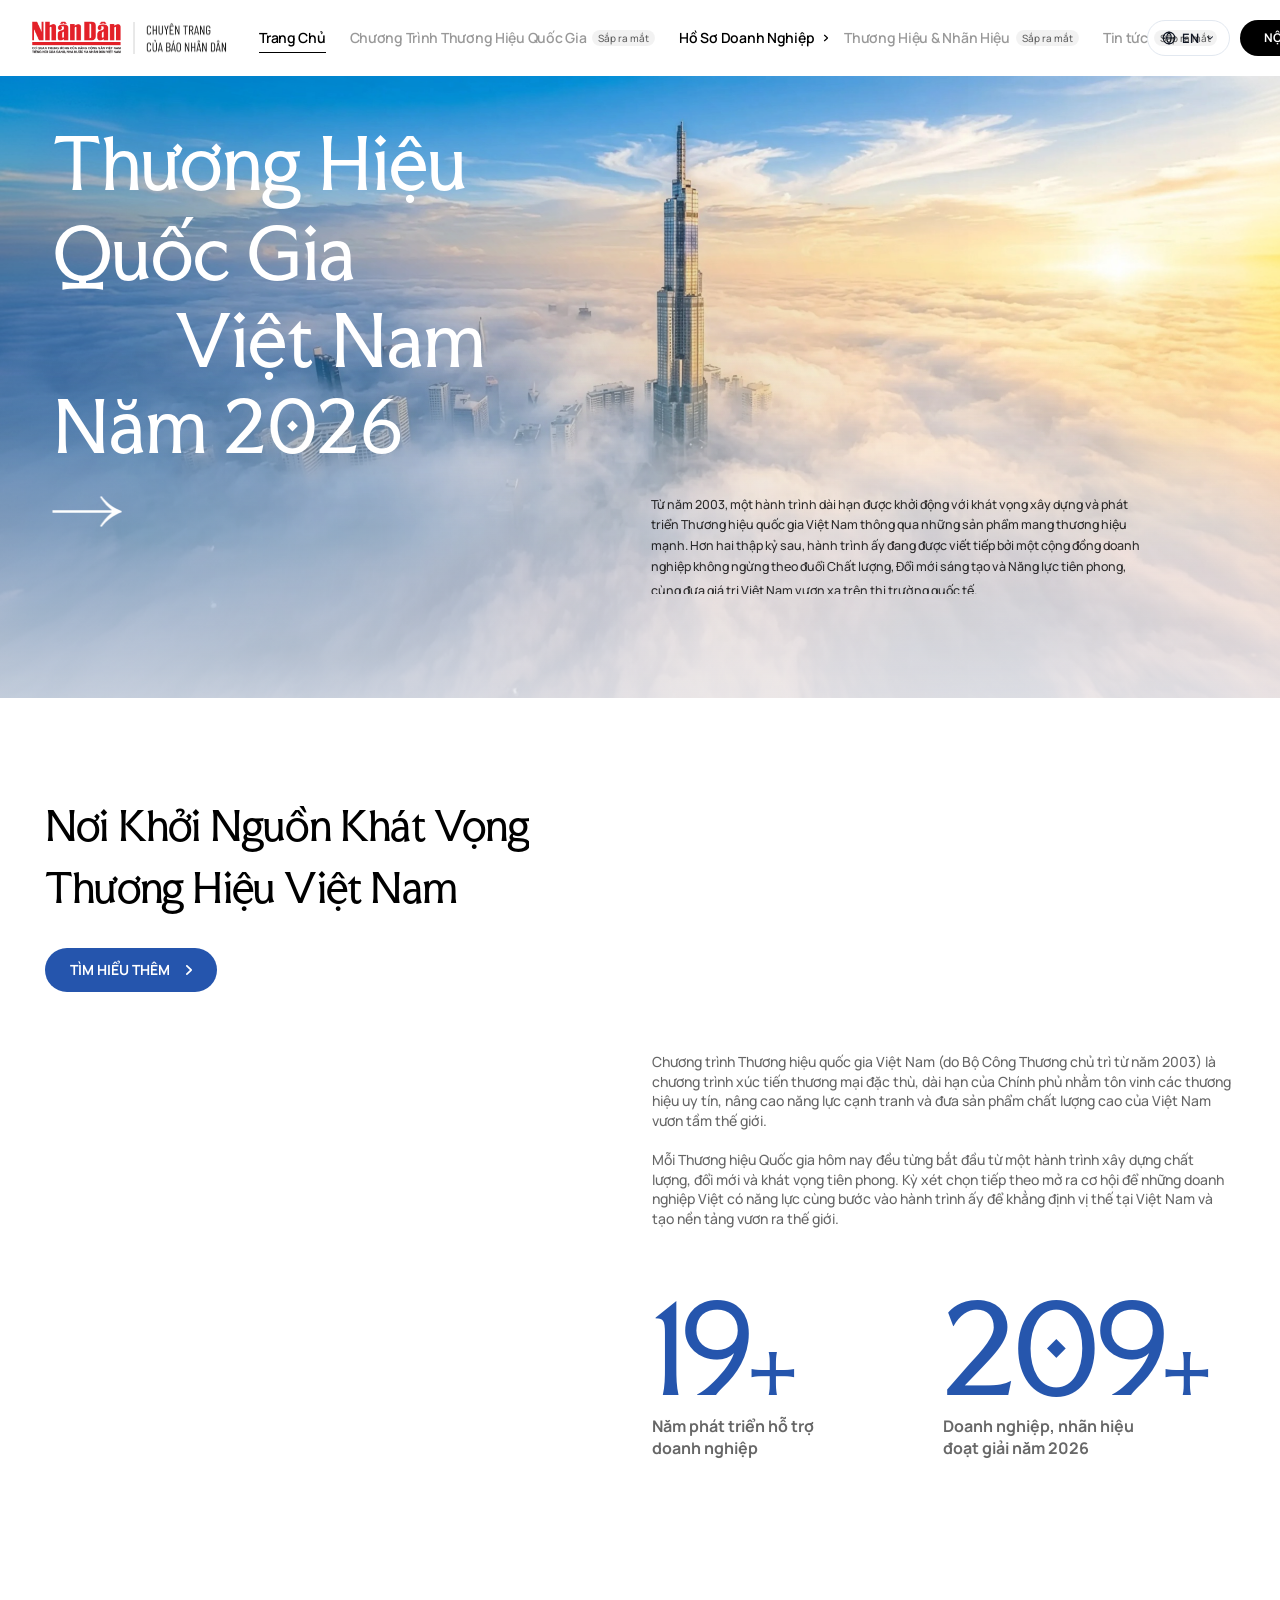
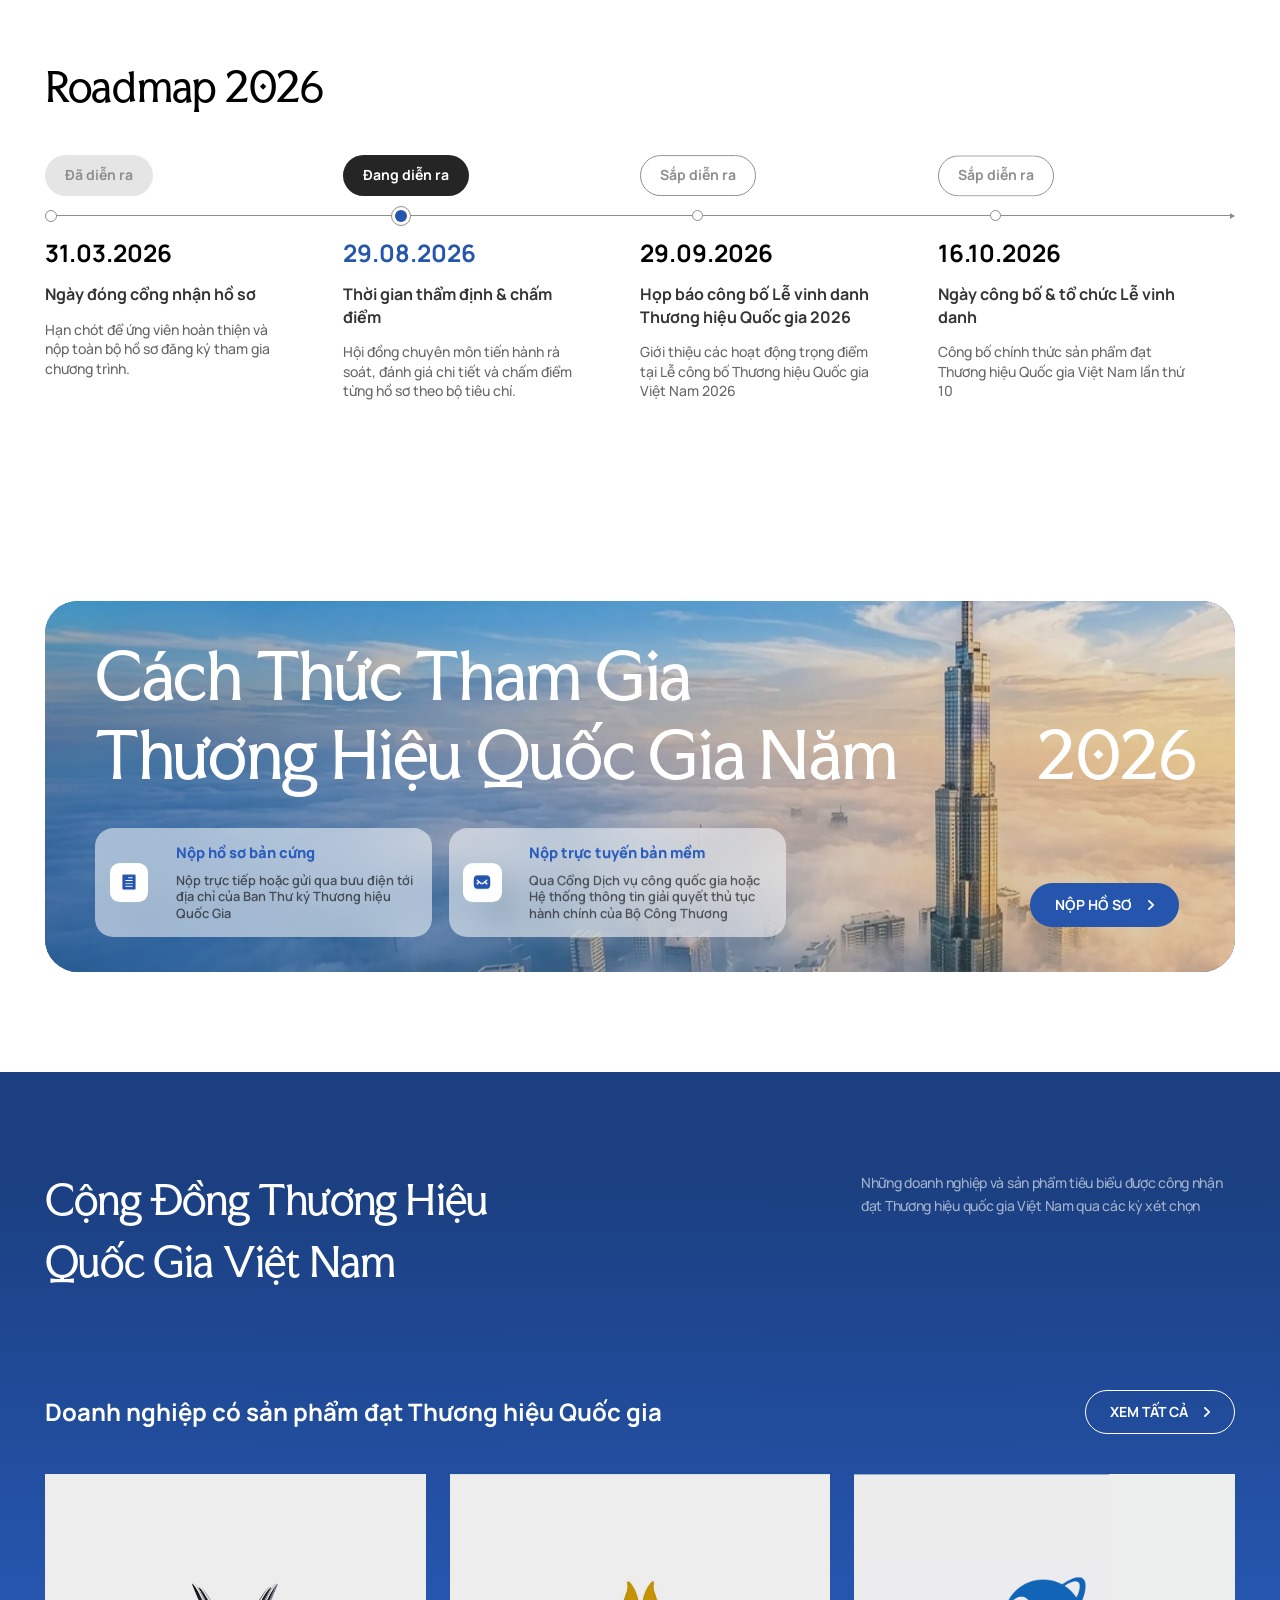
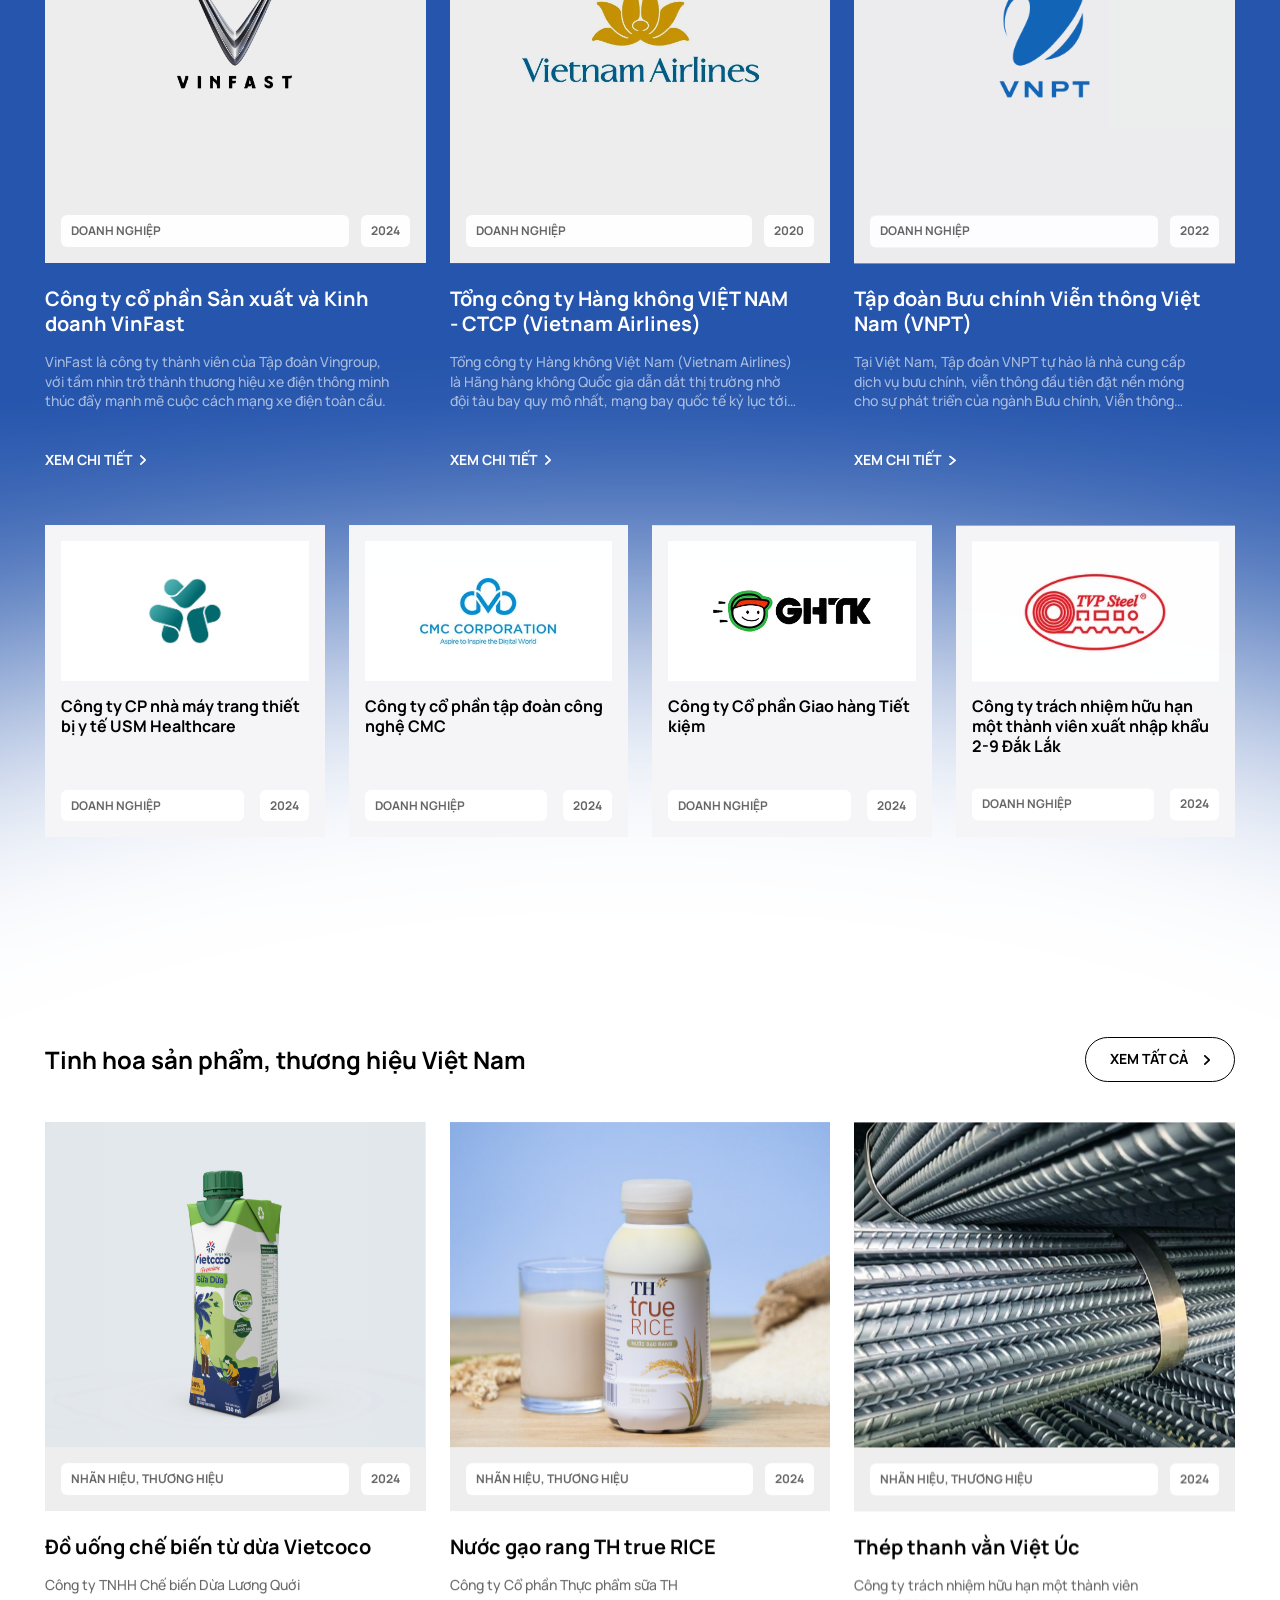
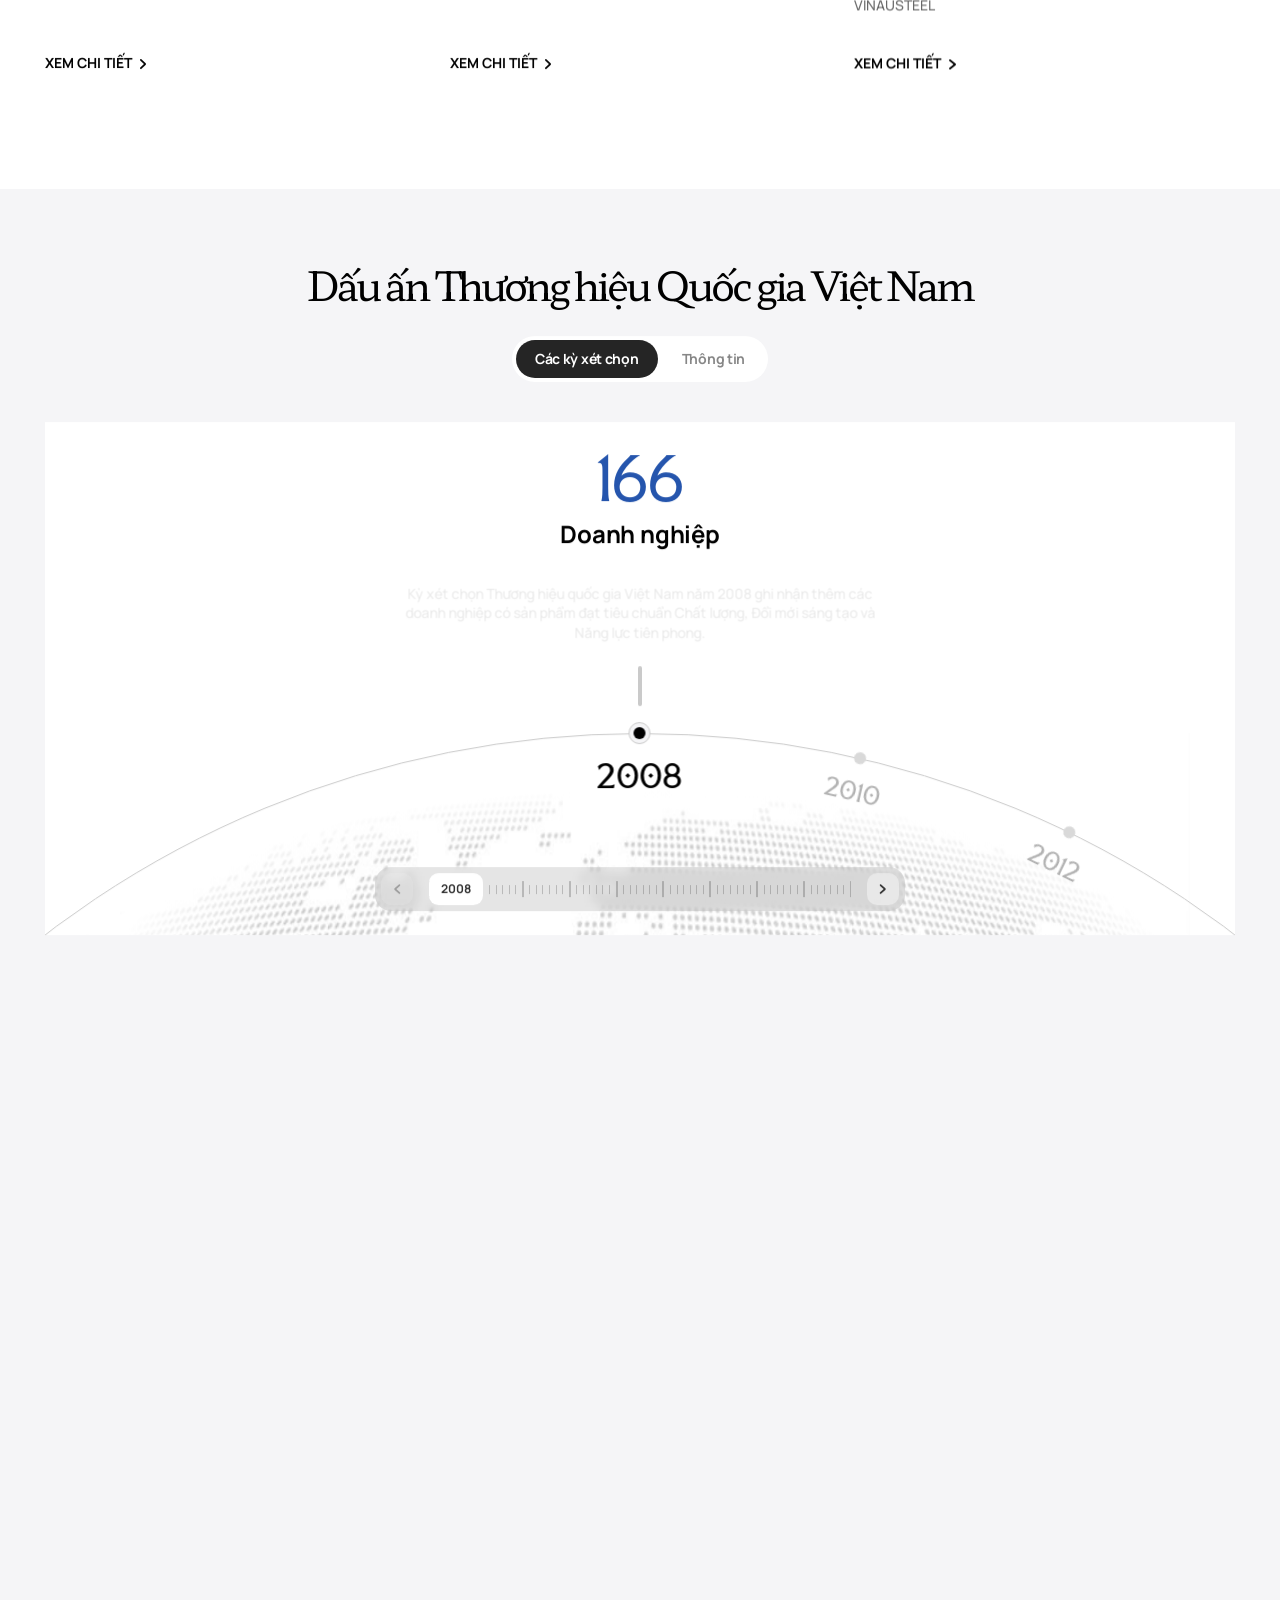
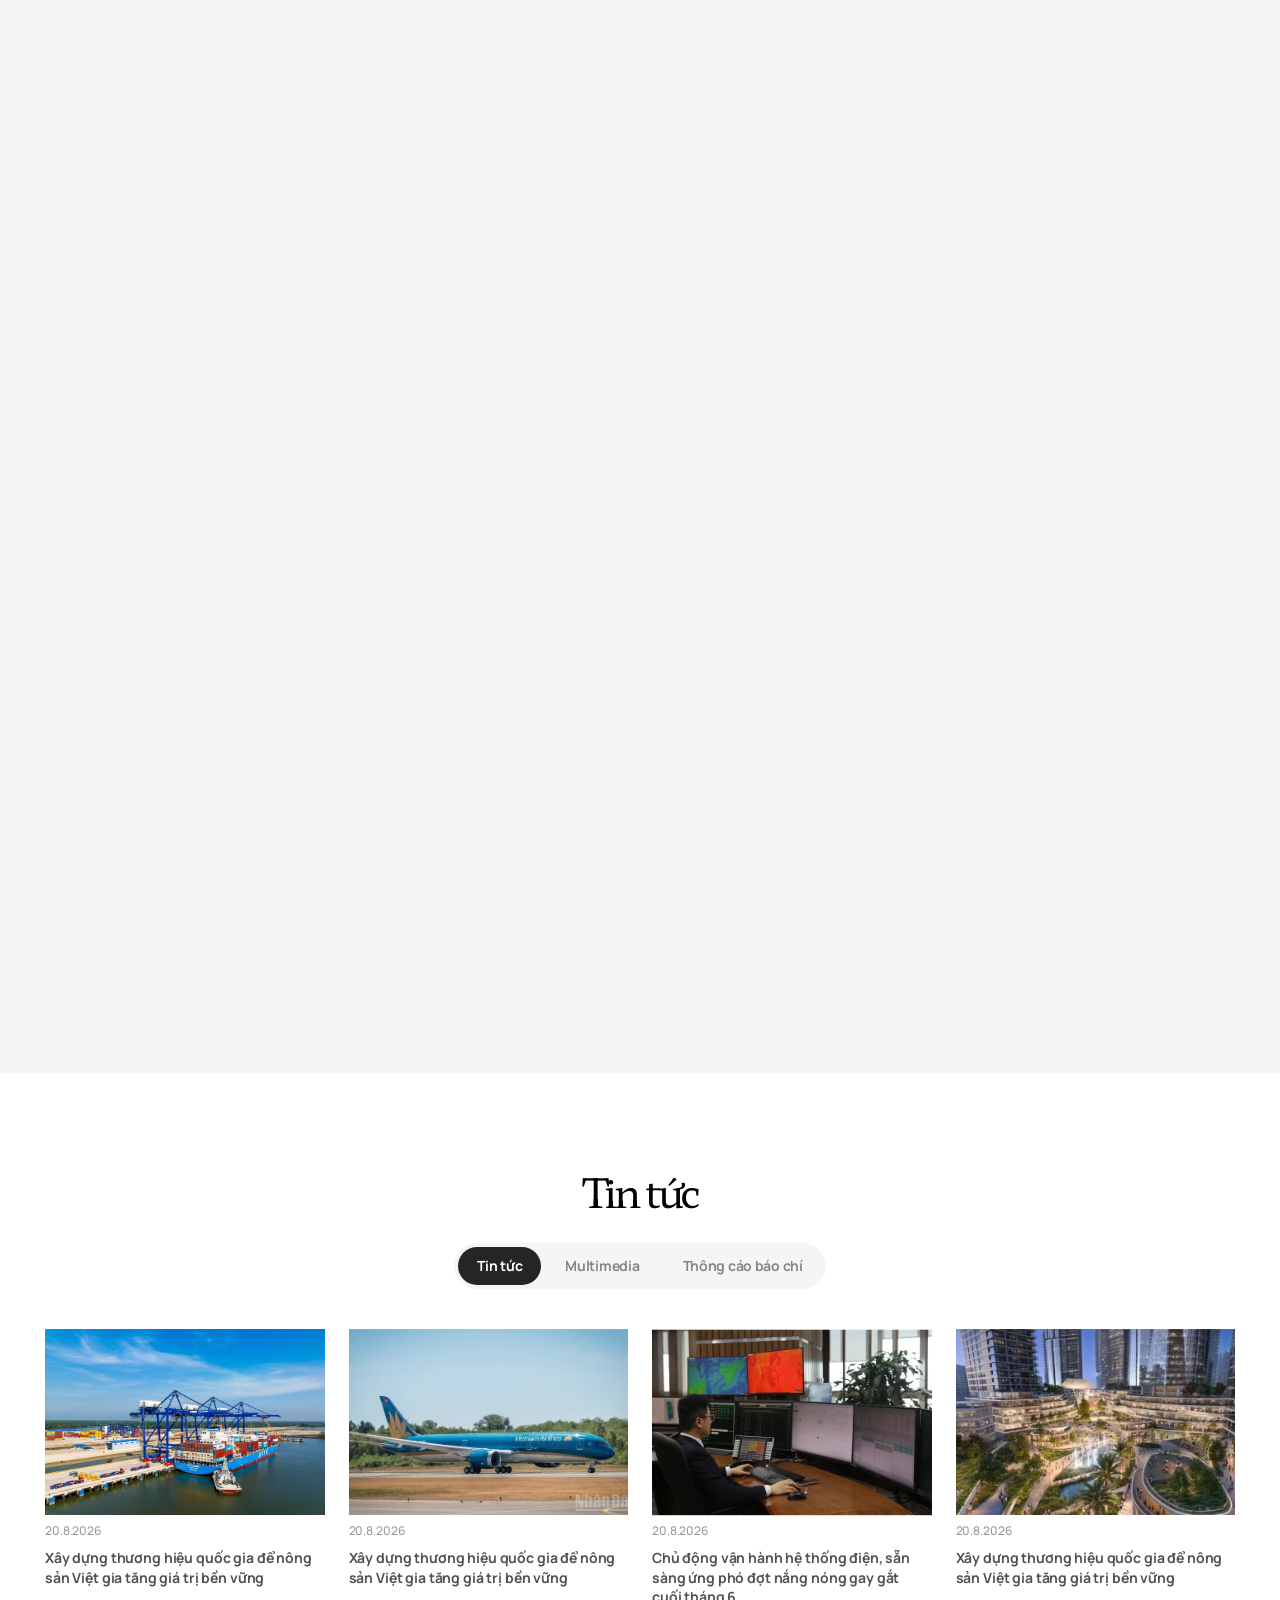
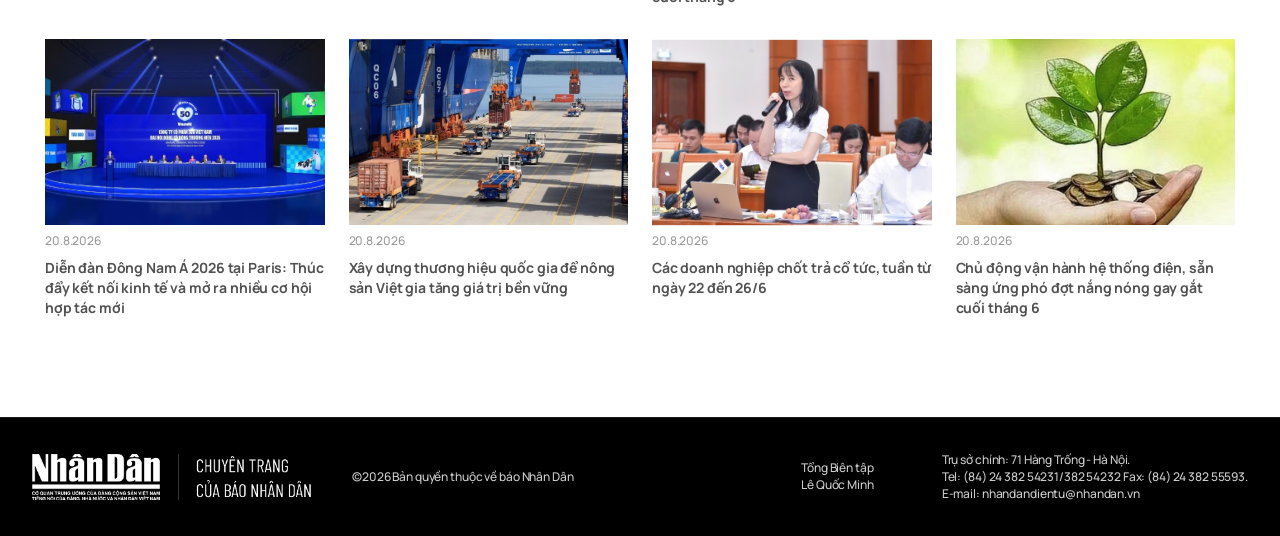
<file: index.html>
<!doctype html>
<html lang="vi">
<head>
  <meta charset="utf-8">
  <meta name="viewport" content="width=device-width, initial-scale=1">
  <title>Thương hiệu Quốc gia Việt Nam năm 2026</title>
  <meta name="description" content="Chương trình Thương hiệu quốc gia Việt Nam năm 2026 – hành trình tôn vinh Chất lượng, Đổi mới sáng tạo và Năng lực tiên phong.">
  <script>
    // Ẩn trạng thái đầu của animation chỉ khi có JS và người dùng không tắt chuyển động.
    if (!matchMedia('(prefers-reduced-motion: reduce)').matches) document.documentElement.classList.add('js');
  </script>
  <link rel="preconnect" href="https://fonts.googleapis.com">
  <link rel="preconnect" href="https://fonts.gstatic.com" crossorigin>
  <link href="https://fonts.googleapis.com/css2?family=Faculty+Glyphic&family=Hahmlet:wght@400&family=Manrope:wght@400;500;600;700;800&display=swap" rel="stylesheet">
  <link rel="icon" href="data:,">
  <link rel="stylesheet" href="css/styles.css">
</head>
<body>

<!-- ============ HEADER ============ -->
<header class="site-header" id="top">
  <div class="site-header__inner">
    <div class="site-header__left">
      <a class="brand" href="#top" aria-label="Báo Nhân Dân – Chuyên trang">
        <span class="brand__mark crop"><img src="assets/img/header-logo-mark.png" alt="Nhân Dân" style="height:104.77%;left:-1.99%;top:-3.03%;width:103.33%"></span>
        <img class="brand__text" src="assets/img/header-logo-text.png" alt="Chuyên trang của báo Nhân Dân">
      </a>
      <nav class="nav" id="nav" aria-label="Điều hướng chính">
        <a href="#top" class="is-active" aria-current="page">Trang Chủ</a>
        <span class="nav-link is-disabled" aria-disabled="true" title="Sắp ra mắt">Chương Trình Thương Hiệu Quốc Gia<em class="badge-soon">Sắp ra mắt</em></span>
        <div class="nav-item">
          <button type="button" class="nav-item__toggle" aria-haspopup="true" aria-expanded="false">
            <span>Hồ Sơ Doanh Nghiệp</span>
            <img class="nav-item__chevron" src="assets/svg/chevron-header.svg" alt="" width="12" height="12">
          </button>
          <div class="nav-item__menu" role="menu">
            <a href="brands/th-true-milk/" role="menuitem">Doanh nghiệp cao cấp</a>
            <a href="brands/kim-tin/" role="menuitem">Doanh nghiệp cơ bản</a>
            <a href="brands/navico/" role="menuitem">Doanh nghiệp miễn phí</a>
          </div>
        </div>
        <span class="nav-link is-disabled" aria-disabled="true" title="Sắp ra mắt">Thương Hiệu &amp; Nhãn Hiệu<em class="badge-soon">Sắp ra mắt</em></span>
        <span class="nav-link is-disabled" aria-disabled="true" title="Sắp ra mắt">Tin tức<em class="badge-soon">Sắp ra mắt</em></span>
      </nav>
    </div>
    <div class="site-header__right">
      <button type="button" class="btn-lang" id="btnLang" aria-label="Thay đổi ngôn ngữ">
          <svg viewBox="0 0 24 24" fill="none" stroke="currentColor" stroke-width="2" stroke-linecap="round" stroke-linejoin="round" aria-hidden="true">
            <circle cx="12" cy="12" r="10"></circle>
            <line x1="2" y1="12" x2="22" y2="12"></line>
            <path d="M12 2a15.3 15.3 0 0 1 4 10 15.3 15.3 0 0 1-4 10 15.3 15.3 0 0 1-4-10 15.3 15.3 0 0 1 4-10z"></path>
          </svg>
          <span class="lang-label">EN</span>
          <svg class="btn-lang__chev" viewBox="0 0 24 24" fill="none" stroke="currentColor" stroke-width="2.5" stroke-linecap="round" stroke-linejoin="round" aria-hidden="true">
            <polyline points="6 9 12 15 18 9"></polyline>
          </svg>
        </button>
      <a class="btn-dark" href="#apply">NỘP HỒ SƠ</a>
      <button class="burger" type="button" aria-label="Mở menu" aria-expanded="false" aria-controls="nav"><span></span><span></span></button>
    </div>
  </div>
</header>

<main>

<!-- ============ 1. HERO (parallax) ============ -->
<section class="hero" id="hero" aria-label="Thương hiệu Quốc gia Việt Nam năm 2026">
  <div class="hero__stage">
    <div class="hero__bg" data-parallax="bg">
      <img class="hero__img" src="assets/img/hero-bg.jpg" alt="" fetchpriority="high">
    </div>

    <div class="hero__glow hero__glow--a" data-parallax="glow-a"><img src="assets/svg/hero-ellipse-13.svg" alt=""></div>
    <div class="hero__glow hero__glow--b" data-parallax="glow-b"><img src="assets/svg/hero-ellipse-14.svg" alt=""></div>

    <div class="hero__fade" data-parallax="fade"></div>

    <h1 class="hero__title lines" data-parallax="title">
      <span class="line"><span>Thương Hiệu</span></span>
      <span class="line"><span>Quốc Gia</span></span>
      <span class="line line--indent"><span>Việt Nam</span></span>
      <span class="line"><span>Năm 2026</span></span>
    </h1>

    <div class="hero__aside" data-parallax="aside">
      <img class="hero__arrow" src="assets/svg/arrow-right.svg" alt="" width="78" height="35">
      <div class="hero__copy">
        <p class="hero__lede lines">Từ năm 2003, một hành trình dài hạn được khởi động với khát vọng xây dựng và phát triển Thương hiệu quốc gia Việt Nam thông qua những sản phẩm mang thương hiệu mạnh. Hơn hai thập kỷ sau, hành trình ấy đang được viết tiếp bởi một cộng đồng doanh nghiệp không ngừng theo đuổi Chất lượng, Đổi mới sáng tạo và Năng lực tiên phong, cùng đưa giá trị Việt Nam vươn xa trên thị trường quốc tế.</p>
        <a class="btn btn--primary hero__cta" href="#apply"><span>nộp hồ sơ</span><img src="assets/svg/chevron-a.svg" alt="" width="6.24" height="10"></a>
      </div>
    </div>
  </div>
</section>

<!-- ============ 2. GIỚI THIỆU ============ -->
<section class="section intro" id="about">
  <div class="container">
    <div class="intro__head">
      <h2 class="h-display lines" data-lines>
        <span class="line"><span>Nơi khởi nguồn khát vọng</span></span>
        <span class="line"><span>Thương hiệu Việt Nam</span></span>
      </h2>
      <a class="btn btn--primary" href="#roadmap" data-reveal><span>TÌM HIỂU THÊM</span><img src="assets/svg/chevron-a.svg" alt="" width="6.24" height="10"></a>
    </div>

    <div class="intro__body">
      <div class="intro__text" data-reveal>
        <p>Chương trình Thương hiệu quốc gia Việt Nam (do Bộ Công Thương chủ trì từ năm 2003) là chương trình xúc tiến thương mại đặc thù, dài hạn của Chính phủ nhằm tôn vinh các thương hiệu uy tín, nâng cao năng lực cạnh tranh và đưa sản phẩm chất lượng cao của Việt Nam vươn tầm thế giới.</p>
        <p>Mỗi Thương hiệu Quốc gia hôm nay đều từng bắt đầu từ một hành trình xây dựng chất lượng, đổi mới và khát vọng tiên phong. Kỳ xét chọn tiếp theo mở ra cơ hội để những doanh nghiệp Việt có năng lực cùng bước vào hành trình ấy để khẳng định vị thế tại Việt Nam và tạo nền tảng vươn ra thế giới.</p>
      </div>
      <div class="stats">
        <div class="stat" data-reveal>
          <p class="stat__value"><span class="stat__num" data-count="21">21</span><span class="stat__plus">+</span></p>
          <p class="stat__label">Năm phát triển hỗ trợ<br>doanh nghiệp</p>
        </div>
        <div class="stat" data-reveal>
          <p class="stat__value"><span class="stat__num" data-count="227">227</span><span class="stat__plus">+</span></p>
          <p class="stat__label">Doanh nghiệp, nhãn hiệu<br>đoạt giải năm 2026</p>
        </div>
      </div>
    </div>
  </div>
</section>

<!-- ============ 3. ROADMAP ============ -->
<section class="section roadmap" id="roadmap">
  <div class="container">
    <h2 class="h-display lines" data-lines><span class="line"><span>Roadmap 2026</span></span></h2>

    <div class="timeline">
      <div class="timeline__track">
        <span class="tl-backbone" aria-hidden="true"></span>
        <span class="tl-arrow" aria-hidden="true"></span>
        <div class="tl-col tl-col--past">
          <span class="pill pill--muted" data-reveal>Đã diễn ra</span>
          <div class="tl-rail">
            <span class="tl-dot tl-dot--past" aria-hidden="true"></span>
          </div>
        </div>
        <div class="tl-col">
          <span class="pill pill--dark" data-reveal>Đang diễn ra</span>
          <div class="tl-rail">
            <img class="tl-dot tl-dot--active" data-pop src="assets/svg/rm-dot-active.svg" alt="" width="20" height="20">
          </div>
        </div>
        <div class="tl-col">
          <span class="pill pill--outline" data-reveal>Sắp diễn ra</span>
          <div class="tl-rail">
            <span class="tl-dot tl-dot--idle" aria-hidden="true"></span>
          </div>
        </div>
        <div class="tl-col">
          <span class="pill pill--outline" data-reveal>Sắp diễn ra</span>
          <div class="tl-rail">
            <span class="tl-dot tl-dot--idle" aria-hidden="true"></span>
          </div>
        </div>
      </div>

      <div class="timeline__events">
        <article class="event event--past" data-reveal>
          <p class="event__date">31.03.2026</p>
          <h3 class="event__title">Ngày đóng cổng nhận hồ sơ</h3>
          <p class="event__desc">Hạn chót để ứng viên hoàn thiện và nộp toàn bộ hồ sơ đăng ký tham gia chương trình.</p>
        </article>
        <article class="event event--now" data-reveal>
          <p class="event__date">29.08.2026</p>
          <h3 class="event__title">Thời gian thẩm định &amp; chấm điểm</h3>
          <p class="event__desc">Hội đồng chuyên môn tiến hành rà soát, đánh giá chi tiết và chấm điểm từng hồ sơ theo bộ tiêu chí.</p>
        </article>
        <article class="event" data-reveal>
          <p class="event__date">29.09.2026</p>
          <h3 class="event__title">Họp báo công bố Lễ vinh danh Thương hiệu Quốc gia 2026</h3>
          <p class="event__desc">Giới thiệu các hoạt động trọng điểm tại Lễ công bố Thương hiệu Quốc gia Việt Nam 2026</p>
        </article>
        <article class="event" data-reveal>
          <p class="event__date">16.10.2026</p>
          <h3 class="event__title">Ngày công bố &amp; tổ chức Lễ vinh danh</h3>
          <p class="event__desc">Công bố chính thức sản phẩm đạt Thương hiệu Quốc gia Việt Nam lần thứ 10</p>
        </article>
      </div>
    </div>
  </div>
</section>

<!-- ============ 4. CÁCH THỨC THAM GIA (CTA) ============ -->
<section class="section cta" id="apply">
  <div class="container">
    <div class="cta__card" data-reveal="card">
      <div class="cta__bg" data-parallax-in><img src="assets/img/hero-bg.jpg" alt=""></div>
      <div class="cta__glow cta__glow--a"><img src="assets/svg/cta-ellipse-14.svg" alt=""></div>
      <div class="cta__glow cta__glow--b"><img src="assets/svg/cta-ellipse-15.svg" alt=""></div>

      <h2 class="cta__title lines" data-lines>
        <span class="line"><span>Cách thức tham gia</span></span>
        <span class="line"><span>thương hiệu quốc gia năm <span class="cta__year">2026</span></span></span>
      </h2>

      <div class="cta__ways">
        <div class="way" data-reveal>
          <span class="way__icon"><img src="assets/svg/icon-document.svg" alt="" width="18" height="18"></span>
          <div>
            <h3>Nộp hồ sơ bản cứng</h3>
            <p>Nộp trực tiếp hoặc gửi qua bưu điện tới địa chỉ của Ban Thư ký Thương hiệu Quốc Gia</p>
          </div>
        </div>
        <div class="way" data-reveal>
          <span class="way__icon"><img src="assets/svg/icon-mail.svg" alt="" width="18" height="18"></span>
          <div>
            <h3>Nộp trực tuyến bản mềm</h3>
            <p>Qua Cổng Dịch vụ công quốc gia hoặc Hệ thống thông tin giải quyết thủ tục hành chính của Bộ Công Thương</p>
          </div>
        </div>
      </div>

      <a class="btn btn--primary cta__btn" href="#apply"><span>nộp hồ sơ</span><img src="assets/svg/chevron-a.svg" alt="" width="6.24" height="10"></a>
    </div>
  </div>
</section>

<!-- ============ 5. CỘNG ĐỒNG THƯƠNG HIỆU ============ -->
<section class="community" id="community">
  <div class="community__glow" aria-hidden="true"><img src="assets/svg/community-ellipse-26.svg" alt=""></div>

  <div class="community__block">
    <div class="container container--wide">
      <div class="community__head">
        <h2 class="h-display h-display--light lines" data-lines>
          <span class="line"><span>Cộng đồng Thương hiệu</span></span>
          <span class="line"><span>Quốc gia Việt Nam</span></span>
        </h2>
        <p class="community__sub" data-reveal>Những doanh nghiệp và sản phẩm tiêu biểu được công nhận đạt Thương hiệu quốc gia Việt Nam qua các kỳ xét chọn</p>
      </div>

      <div class="row-head" data-reveal>
        <h3 class="row-head__title row-head__title--light">Doanh nghiệp có sản phẩm đạt Thương hiệu Quốc gia</h3>
        <a class="btn btn--outline-light" href="#community"><span>XEM TẤT CẢ</span><img src="assets/svg/chevron-a.svg" alt="" width="6.24" height="10"></a>
      </div>

      <div class="grid grid--3">
        <article class="cc cc--link" data-reveal>
          <div class="cc__top">
            <div class="cc__box">
              <div class="cc__media">
                <span class="cc__logo cc__logo--fluid blend"><img src="assets/img/logos/vinfast.png" alt="VinFast" style="object-fit:contain"></span>
              </div>
              <div class="cc__chips"><span class="chip chip--grow">DOANH NGHIỆP</span><span class="chip">2024</span></div>
            </div>
            <div class="cc__body cc__body--light">
              <h3><a class="cc__link" href="brands/th-true-milk/">Công ty cổ phần Sản xuất và Kinh doanh VinFast</a></h3>
              <p>VinFast là công ty thành viên của Tập đoàn Vingroup, với tầm nhìn trở thành thương hiệu xe điện thông minh thúc đẩy mạnh mẽ cuộc cách mạng xe điện toàn cầu.</p>
            </div>
          </div>
          <a class="link-more link-more--light" href="brands/th-true-milk/" aria-label="Xem hồ sơ doanh nghiệp VinFast"><span>xem chi tiết</span><img src="assets/svg/chevron-a.svg" alt="" width="6.24" height="10"></a>
        </article>

        <article class="cc cc--link" data-reveal>
          <div class="cc__top">
            <div class="cc__box">
              <div class="cc__media">
                <span class="cc__logo blend crop" style="width:265px;max-width:100%">
                  <img src="assets/img/logos/vietnam-airlines.png" alt="Vietnam Airlines" style="height:117.04%;left:-4.88%;top:-8.52%;width:126.83%">
                </span>
              </div>
              <div class="cc__chips"><span class="chip chip--grow">DOANH NGHIỆP</span><span class="chip">2020</span></div>
            </div>
            <div class="cc__body cc__body--light">
              <h3><a class="cc__link" href="brands/th-true-milk/">Tổng công ty Hàng không VIỆT NAM - CTCP (Vietnam Airlines)</a></h3>
              <p>Tổng công ty Hàng không Việt Nam (Vietnam Airlines) là Hãng hàng không Quốc gia dẫn dắt thị trường nhờ đội tàu bay quy mô nhất, mạng bay quốc tế kỷ lục tới 21 quốc gia và vùng lãnh thổ. Giá trị cốt lõi của hãng được định vị qua ba trụ cột: An toàn tuyệt đối – Dịch vụ xuất sắc – Phát triển bền vững. Với sức bật mạnh mẽ, Vietnam Airlines đang tăng tốc hiện đại hóa, kiên định mục tiêu 5 sao quốc tế và tự hào sải cánh đưa thương hiệu Việt vươn tầm thế giới.</p>
            </div>
          </div>
          <a class="link-more link-more--light" href="brands/th-true-milk/" aria-label="Xem hồ sơ doanh nghiệp Vietnam Airlines"><span>xem chi tiết</span><img src="assets/svg/chevron-a.svg" alt="" width="6.24" height="10"></a>
        </article>

        <article class="cc cc--link" data-reveal>
          <div class="cc__top">
            <div class="cc__box">
              <div class="cc__media">
                <span class="cc__logo" style="width:91px"><img src="assets/img/logos/vnpt.png" alt="VNPT" style="object-fit:cover"></span>
              </div>
              <div class="cc__chips"><span class="chip chip--grow">DOANH NGHIỆP</span><span class="chip">2022</span></div>
            </div>
            <div class="cc__body cc__body--light">
              <h3><a class="cc__link" href="brands/th-true-milk/">Tập đoàn Bưu chính Viễn thông Việt Nam (VNPT)</a></h3>
              <p>Tại Việt Nam, Tập đoàn VNPT tự hào là nhà cung cấp dịch vụ bưu chính, viễn thông đầu tiên đặt nền móng cho sự phát triển của ngành Bưu chính, Viễn thông Việt Nam. Với gần 40 nghìn cán bộ công nhân viên, hạ tầng viễn thông tiên tiến, mạng lưới dịch vụ phủ sóng toàn quốc, VNPT đang phục vụ khoảng 30 triệu thuê bao di động, gần 10 triệu thuê bao điện thoại cố định và khoảng hàng chục triệu người sử dụng Internet.</p>
            </div>
          </div>
          <a class="link-more link-more--light" href="brands/th-true-milk/" aria-label="Xem hồ sơ doanh nghiệp VNPT"><span>xem chi tiết</span><img src="assets/svg/chevron-a.svg" alt="" width="6.24" height="10"></a>
        </article>
      </div>

      <div class="grid grid--4">
        <article class="sc" data-reveal>
          <div class="sc__top">
            <div class="sc__media"><span class="sc__logo" style="aspect-ratio:167.5/100"><img src="assets/img/logos/usm.png" alt="USM Healthcare" style="object-fit:contain"></span></div>
            <h3>Công ty CP nhà máy trang thiết bị y tế USM Healthcare</h3>
          </div>
          <div class="sc__chips"><span class="chip chip--grow">DOANH NGHIỆP</span><span class="chip">2024</span></div>
        </article>
        <article class="sc" data-reveal>
          <div class="sc__top">
            <div class="sc__media sc__media--tight"><span class="sc__logo blend" style="aspect-ratio:147/70"><img src="assets/img/logos/cmc.png" alt="CMC Corporation" style="object-fit:contain"></span></div>
            <h3>Công ty cổ phần tập đoàn công nghệ CMC</h3>
          </div>
          <div class="sc__chips"><span class="chip chip--grow">DOANH NGHIỆP</span><span class="chip">2024</span></div>
        </article>
        <article class="sc" data-reveal>
          <div class="sc__top">
            <div class="sc__media"><span class="sc__logo blend crop" style="aspect-ratio:98/48"><img src="assets/img/logos/ghtk.png" alt="Giao hàng Tiết kiệm" style="height:78.27%;left:2.79%;top:10.86%;width:94.43%"></span></div>
            <h3>Công ty Cổ phần Giao hàng Tiết kiệm</h3>
          </div>
          <div class="sc__chips"><span class="chip chip--grow">DOANH NGHIỆP</span><span class="chip">2024</span></div>
        </article>
        <article class="sc sc--tall" data-reveal>
          <div class="sc__top">
            <div class="sc__media"><span class="sc__logo blend crop" style="aspect-ratio:142/70"><img src="assets/img/logos/2-9-daklak.png" alt="Xuất nhập khẩu 2-9 Đắk Lắk" style="height:100.64%;left:-16.57%;top:0;width:132.89%"></span></div>
            <h3>Công ty trách nhiệm hữu hạn một thành viên xuất nhập khẩu 2-9 Đắk Lắk</h3>
          </div>
          <div class="sc__chips"><span class="chip chip--grow">DOANH NGHIỆP</span><span class="chip">2024</span></div>
        </article>
      </div>
    </div>
  </div>

  <div class="community__block community__block--products" id="products">
    <div class="container container--wide">
      <div class="row-head" data-reveal>
        <h3 class="row-head__title">Tinh hoa sản phẩm, thương hiệu Việt Nam</h3>
        <a class="btn btn--outline-dark" href="#products"><span>XEM TẤT CẢ</span><img src="assets/svg/chevron-black.svg" alt="" width="6.24" height="10"></a>
      </div>

      <div class="grid grid--3 grid--stretch">
        <article class="pc" data-reveal>
          <div class="pc__top">
            <div class="pc__box">
              <div class="pc__media crop"><img src="assets/img/products/vietcoco.png" alt="Đồ uống chế biến từ dừa Vietcoco" style="height:100%;left:0.06%;top:0;width:99.89%"></div>
              <div class="cc__chips"><span class="chip chip--grow">Nhãn hiệu, THƯƠNG HIỆU</span><span class="chip">2024</span></div>
            </div>
            <div class="cc__body">
              <h3>Đồ uống chế biến từ dừa Vietcoco</h3>
              <p>Công ty TNHH Chế biến Dừa Lương Quới</p>
            </div>
          </div>
          <a class="link-more" href="#products"><span>xem chi tiết</span><img src="assets/svg/chevron-black.svg" alt="" width="6.24" height="10"></a>
        </article>

        <article class="pc" data-reveal>
          <div class="pc__top">
            <div class="pc__box">
              <div class="pc__media crop"><img src="assets/img/products/th-true-rice.png" alt="Nước gạo rang TH true RICE" style="height:122.49%;left:-17.12%;top:-22.45%;width:185.68%"></div>
              <div class="cc__chips"><span class="chip chip--grow">Nhãn hiệu, THƯƠNG HIỆU</span><span class="chip">2024</span></div>
            </div>
            <div class="cc__body">
              <h3>Nước gạo rang TH true RICE</h3>
              <p>Công ty Cổ phần Thực phẩm sữa TH</p>
            </div>
          </div>
          <a class="link-more" href="#products"><span>xem chi tiết</span><img src="assets/svg/chevron-black.svg" alt="" width="6.24" height="10"></a>
        </article>

        <article class="pc" data-reveal>
          <div class="pc__top">
            <div class="pc__box">
              <div class="pc__media crop"><img src="assets/img/products/thep-viet-uc.png" alt="Thép thanh vằn Việt Úc" style="height:100%;left:0;top:0;width:100%;object-fit:cover"></div>
              <div class="cc__chips"><span class="chip chip--grow">Nhãn hiệu, THƯƠNG HIỆU</span><span class="chip">2024</span></div>
            </div>
            <div class="cc__body">
              <h3>Thép thanh vằn Việt Úc</h3>
              <p>Công ty trách nhiệm hữu hạn một thành viên VINAUSTEEL</p>
            </div>
          </div>
          <a class="link-more" href="#products"><span>xem chi tiết</span><img src="assets/svg/chevron-black.svg" alt="" width="6.24" height="10"></a>
        </article>
      </div>
    </div>
  </div>
</section>

<!-- ============ 6. DẤU ẤN THƯƠNG HIỆU QUỐC GIA (pinned scene) ============ -->
<section class="milestones" id="milestones" aria-label="Dấu ấn Thương hiệu Quốc gia Việt Nam">
  <div class="milestones__pin">
    <div class="milestones__scene">
      <h2 class="h-serif" data-reveal>Dấu ấn Thương hiệu Quốc gia Việt Nam</h2>

      <div class="tabs" role="tablist" data-reveal>
        <button class="tabs__btn is-active" role="tab" aria-selected="true" type="button">Các kỳ xét chọn</button>
        <button class="tabs__btn" role="tab" aria-selected="false" type="button">Thông tin</button>
      </div>

      <div class="ms-card" data-reveal>
        <div class="ms-card__map crop"><img src="assets/img/world-dots.png" alt="" style="height:298.27%;left:-8.64%;top:-150.87%;width:117.66%"></div>
        <img class="ms-card__arc-inner" src="assets/svg/arc-inner.svg" alt="">
        <img class="ms-card__arc" src="assets/svg/arc-outer.svg" alt="">
        <img class="ms-card__rays" src="assets/svg/rays.svg" alt="">

        <div class="ms-info" aria-live="polite">
          <p class="ms-info__num"><span id="msNum">83</span></p>
          <p class="ms-info__label">Doanh nghiệp</p>
          <p class="ms-info__desc" id="msDesc"></p>
        </div>
        <span class="ms-card__bar" aria-hidden="true"></span>

        <div class="ms-orbit" id="msOrbit" aria-hidden="true"></div>

        <div class="ruler" id="ruler">
          <button class="ruler__btn ruler__btn--prev" id="msPrev" type="button" aria-label="Kỳ xét chọn trước"><img src="assets/svg/ruler-prev.svg" alt="" width="32" height="32"></button>
          <div class="ruler__track" id="rulerTrack">
            <div class="ruler__ticks" id="rulerTicks"></div>
            <span class="ruler__pill" id="rulerPill">2016</span>
          </div>
          <button class="ruler__btn" id="msNext" type="button" aria-label="Kỳ xét chọn sau"><img src="assets/svg/ruler-next.svg" alt="" width="32" height="32"></button>
        </div>
      </div>
    </div>
  </div>
</section>

<!-- ============ 7. TIN TỨC ============ -->
<section class="section news" id="news">
  <div class="container">
    <div class="news__head">
      <h2 class="h-serif" data-reveal>Tin tức</h2>
      <div class="tabs tabs--light" role="tablist" data-reveal>
        <button class="tabs__btn is-active" role="tab" aria-selected="true" type="button">Tin tức</button>
        <button class="tabs__btn" role="tab" aria-selected="false" type="button">Multimedia</button>
        <button class="tabs__btn" role="tab" aria-selected="false" type="button">Thông cáo báo chí</button>
      </div>
    </div>

    <div class="news__grid">
      <a class="nc" href="#news" data-reveal><span class="nc__img"><img src="assets/img/news/news-1.png" alt="" loading="lazy"></span><time>20.8.2026</time><h3>Xây dựng thương hiệu quốc gia để nông sản Việt gia tăng giá trị bền vững</h3></a>
      <a class="nc" href="#news" data-reveal><span class="nc__img"><img src="assets/img/news/news-2.png" alt="" loading="lazy"></span><time>20.8.2026</time><h3>Xây dựng thương hiệu quốc gia để nông sản Việt gia tăng giá trị bền vững</h3></a>
      <a class="nc" href="#news" data-reveal><span class="nc__img"><img src="assets/img/news/news-3.png" alt="" loading="lazy"></span><time>20.8.2026</time><h3>Chủ động vận hành hệ thống điện, sẵn sàng ứng phó đợt nắng nóng gay gắt cuối tháng 6</h3></a>
      <a class="nc" href="#news" data-reveal><span class="nc__img"><img src="assets/img/news/news-4.png" alt="" loading="lazy"></span><time>20.8.2026</time><h3>Xây dựng thương hiệu quốc gia để nông sản Việt gia tăng giá trị bền vững</h3></a>
      <a class="nc" href="#news" data-reveal><span class="nc__img"><img src="assets/img/news/news-5.png" alt="" loading="lazy"></span><time>20.8.2026</time><h3>Diễn đàn Đông Nam Á 2026 tại Paris: Thúc đẩy kết nối kinh tế và mở ra nhiều cơ hội hợp tác mới</h3></a>
      <a class="nc" href="#news" data-reveal><span class="nc__img"><img src="assets/img/news/news-6.png" alt="" loading="lazy"></span><time>20.8.2026</time><h3>Xây dựng thương hiệu quốc gia để nông sản Việt gia tăng giá trị bền vững</h3></a>
      <a class="nc" href="#news" data-reveal><span class="nc__img"><img src="assets/img/news/news-7.png" alt="" loading="lazy"></span><time>20.8.2026</time><h3>Các doanh nghiệp chốt trả cổ tức, tuần từ ngày 22 đến 26/6</h3></a>
      <a class="nc" href="#news" data-reveal><span class="nc__img"><img src="assets/img/news/news-8.png" alt="" loading="lazy"></span><time>20.8.2026</time><h3>Chủ động vận hành hệ thống điện, sẵn sàng ứng phó đợt nắng nóng gay gắt cuối tháng 6</h3></a>
    </div>
  </div>
</section>

</main>

<!-- ============ FOOTER ============ -->
<footer class="site-footer">
  <div class="site-footer__inner">
    <img class="site-footer__logo" src="assets/img/footer-logo.png" alt="Báo Nhân Dân – Chuyên trang">
    <p class="site-footer__copy">©2026 Bản quyền thuộc về báo Nhân Dân</p>
    <p class="site-footer__editor">Tổng Biên tập<br>Lê Quốc Minh</p>
    <address class="site-footer__addr">
      Trụ sở chính: 71 Hàng Trống - Hà Nội.<br>
      Tel: (84) 24 382 54231/382 54232 Fax: (84) 24 382 55593.<br>
      E-mail: nhandandientu@nhandan.vn
    </address>
  </div>
</footer>

<script src="assets/vendor/gsap.min.js"></script>
<script src="assets/vendor/ScrollTrigger.min.js"></script>
<script src="js/main.js"></script>
</body>
</html>
</file>
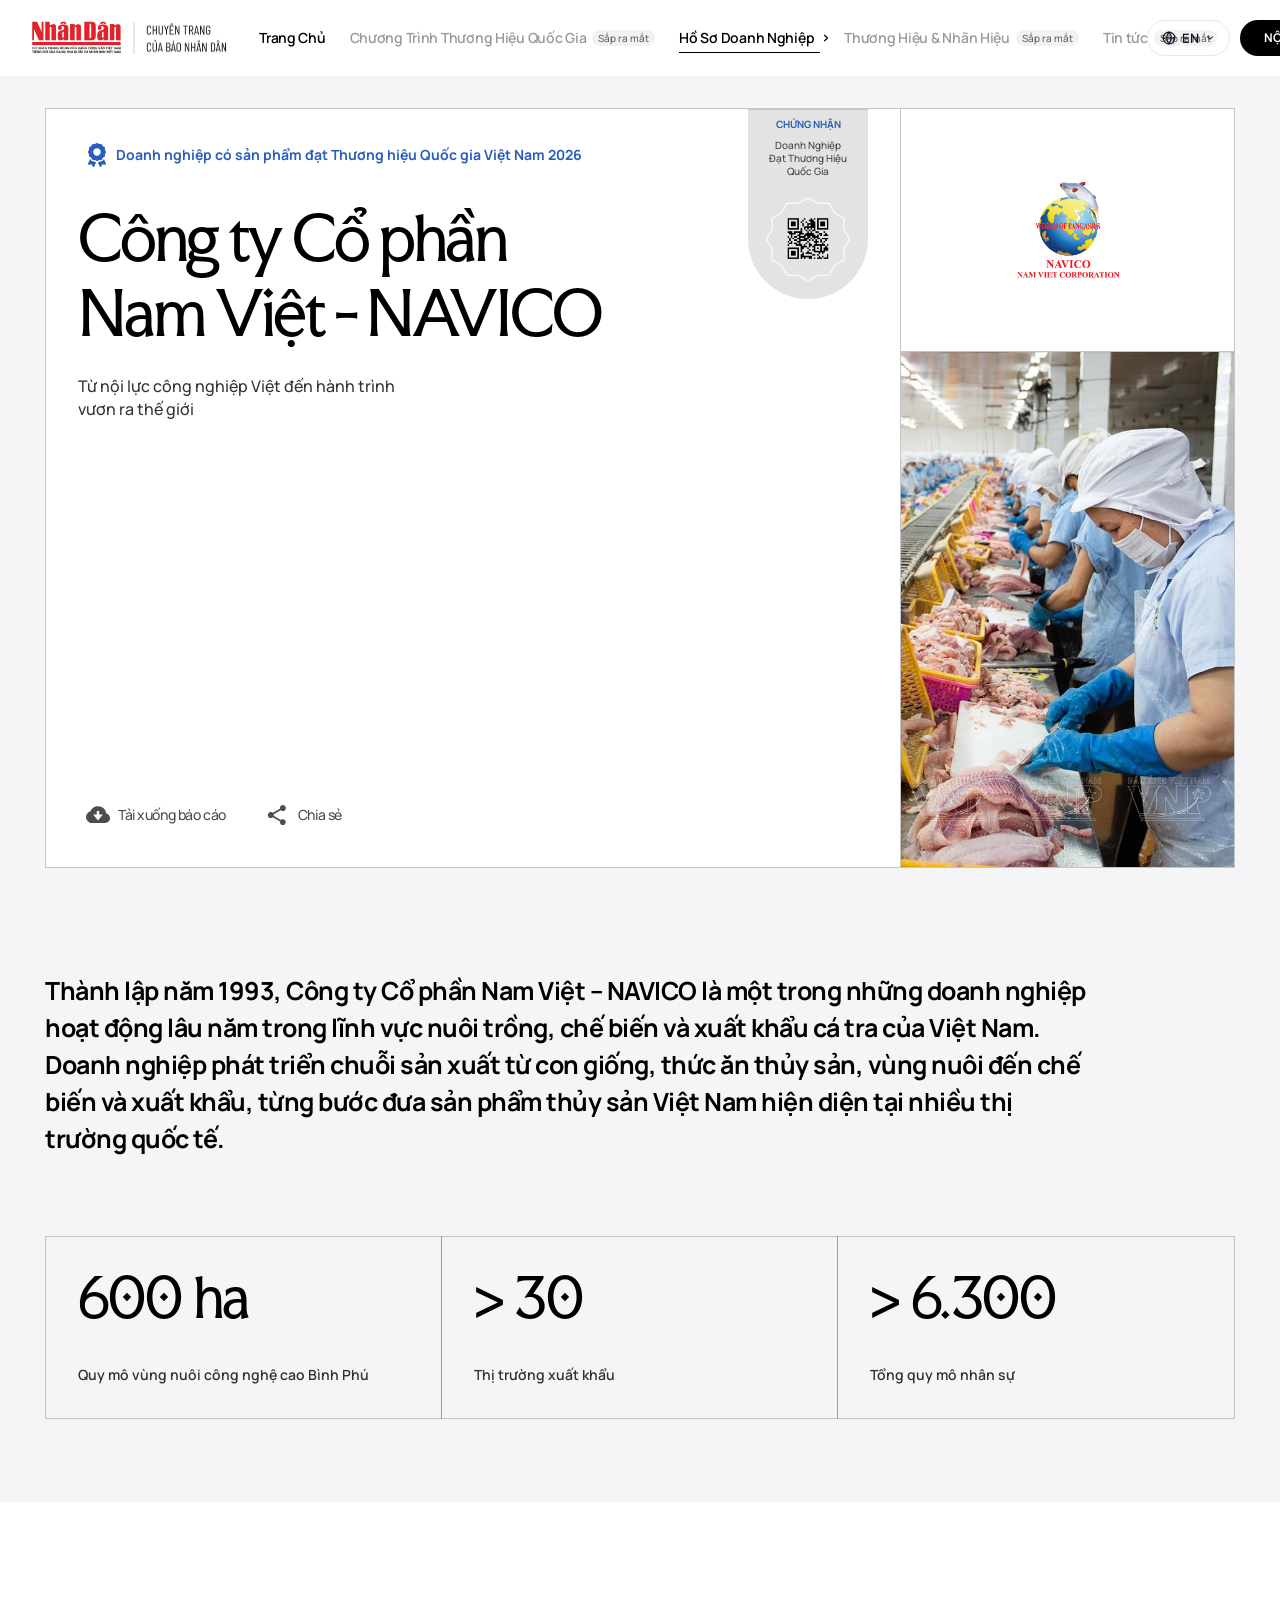
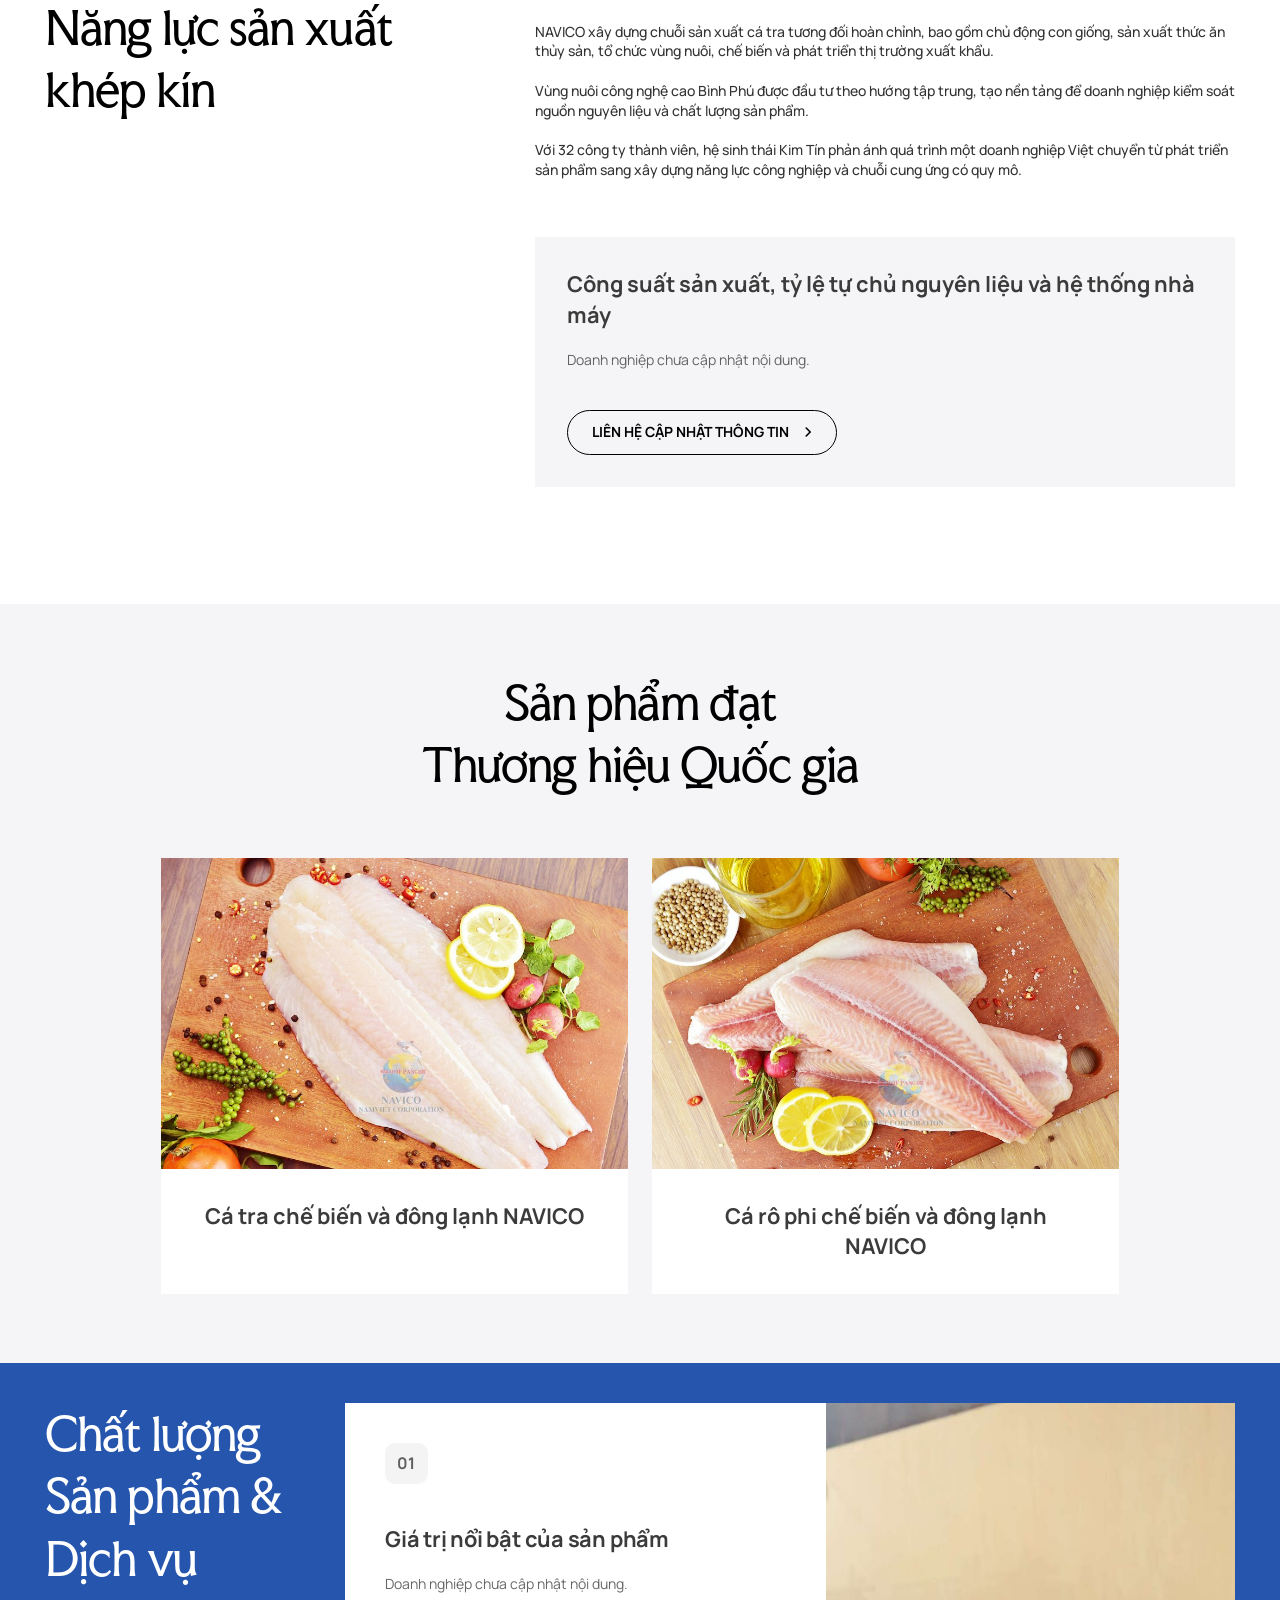
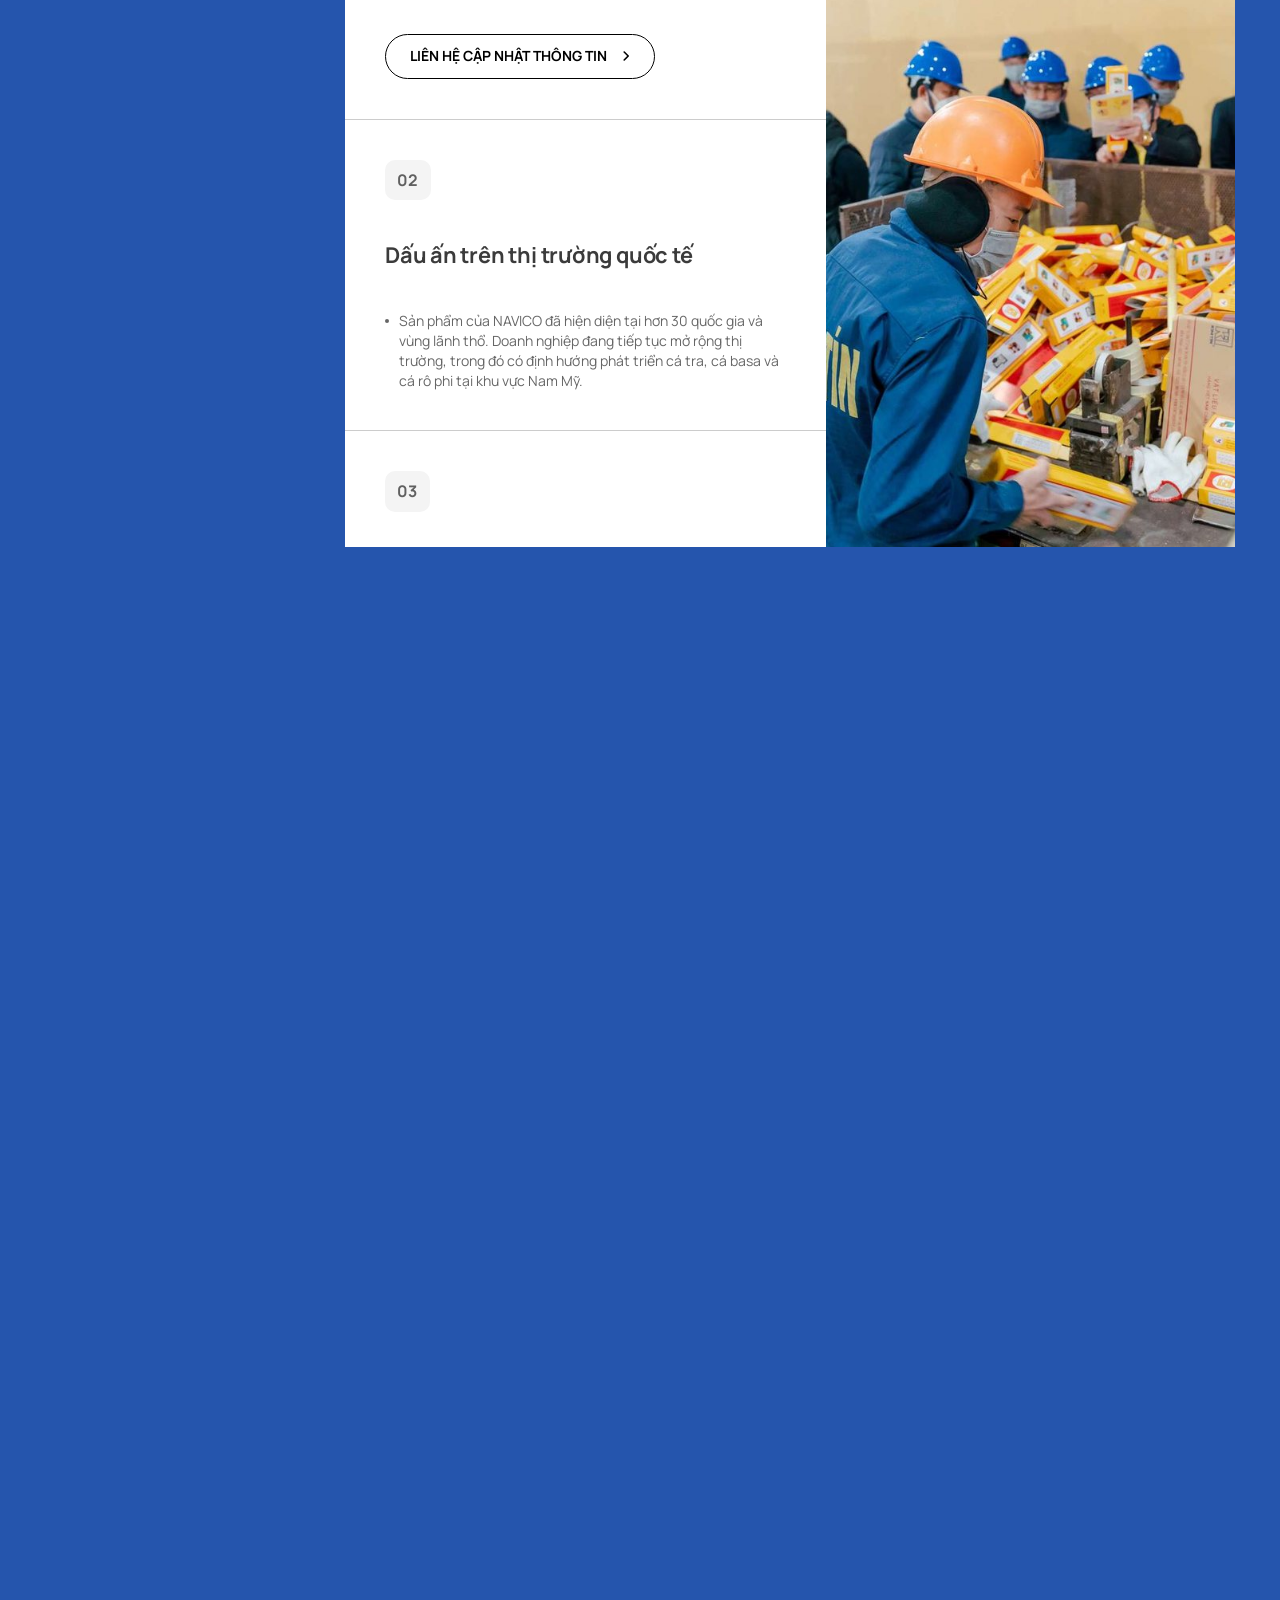
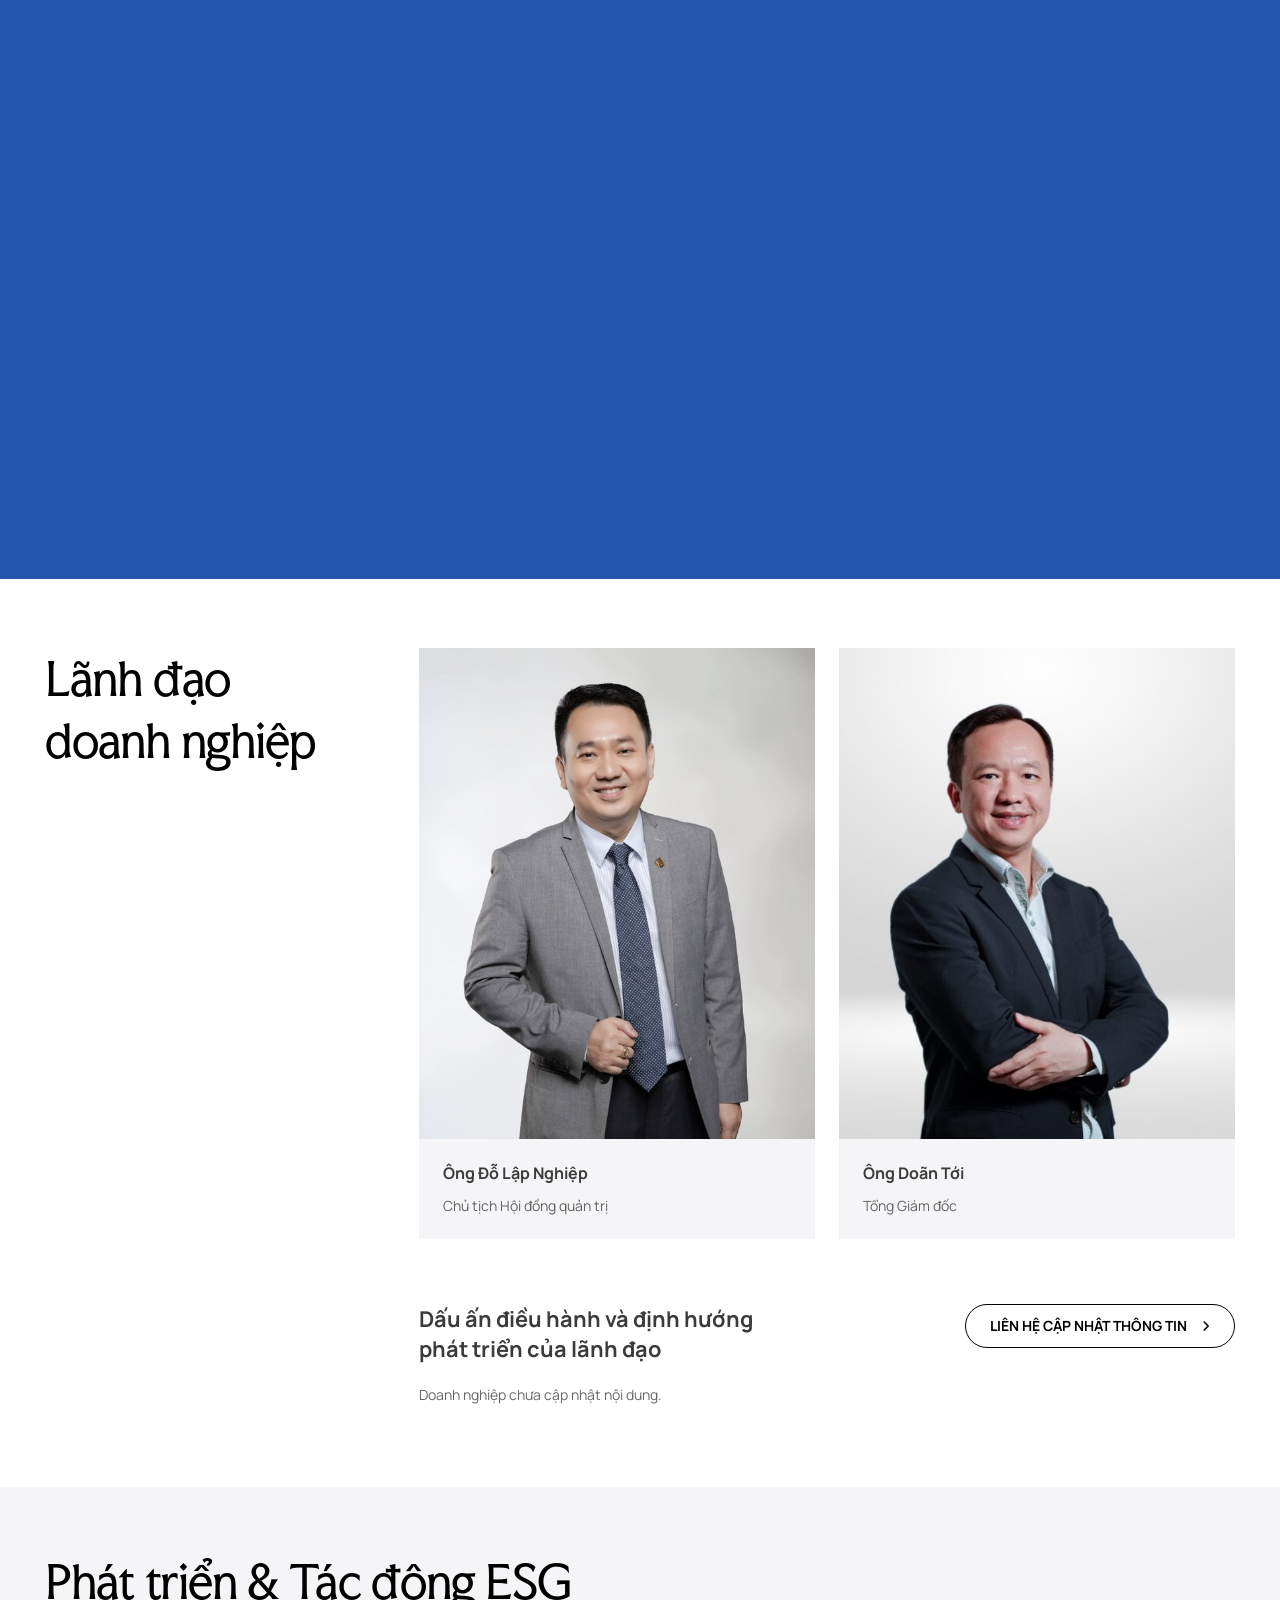
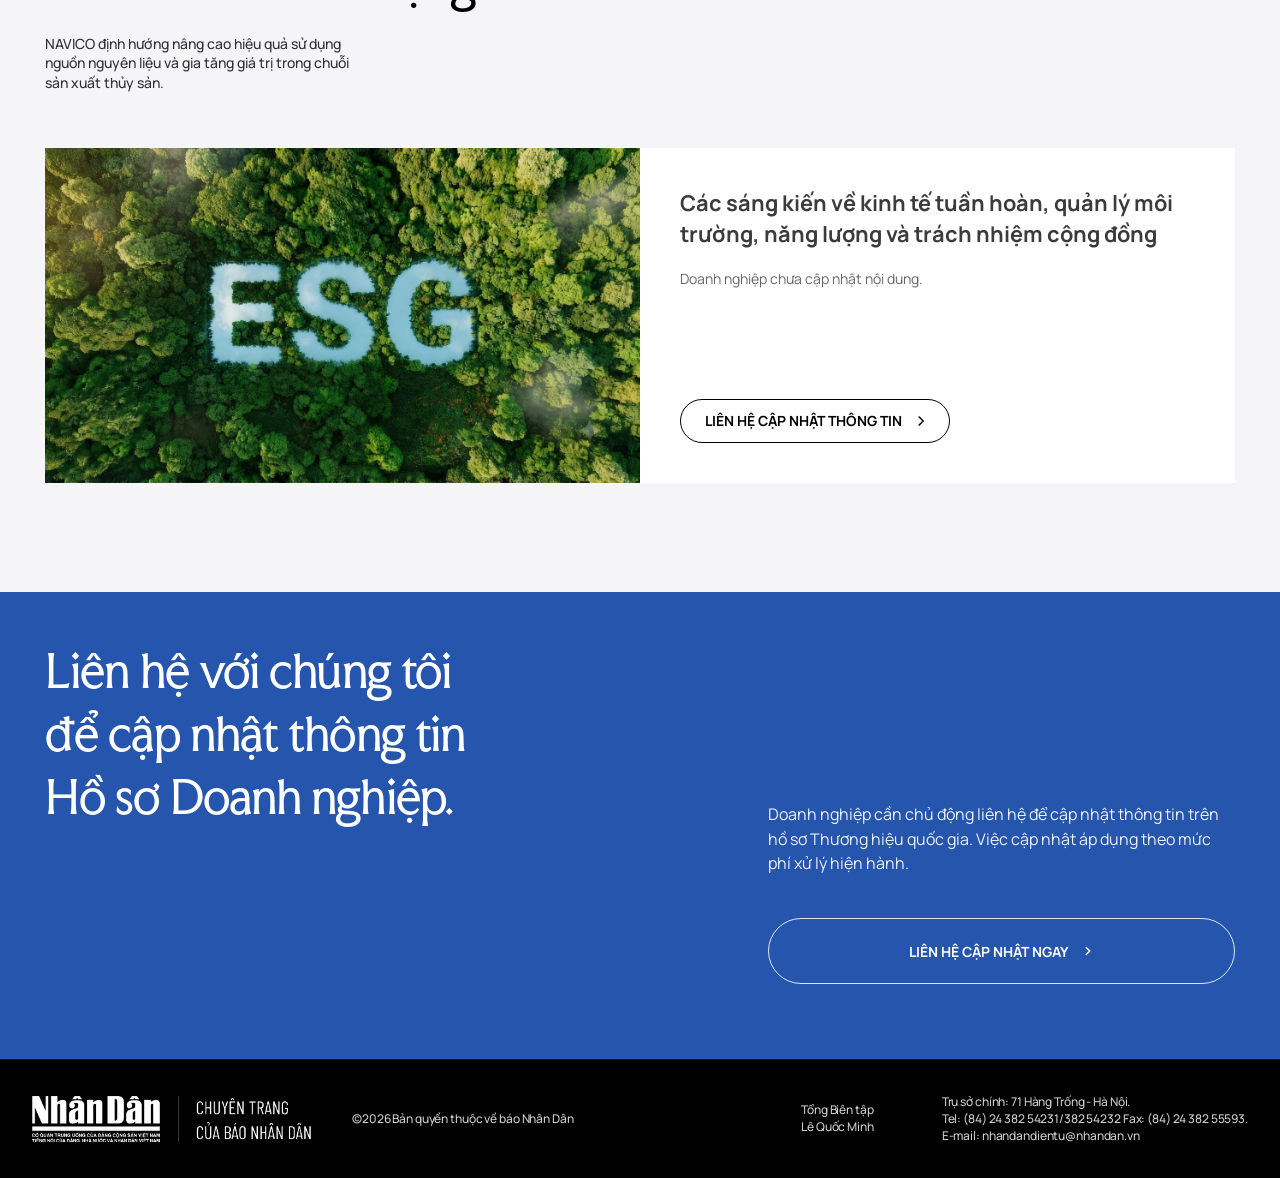
<file: brands/navico/index.html>
<!doctype html>
<html lang="vi">
<head>
  <meta charset="utf-8">
  <meta name="viewport" content="width=device-width, initial-scale=1, viewport-fit=cover">
  <title>NAVICO - Hồ Sơ Doanh Nghiệp | Thương Hiệu Quốc Gia - Báo Nhân Dân</title>
  <meta name="description" content="Hồ sơ doanh nghiệp Công ty Cổ phần Nam Việt - NAVICO, doanh nghiệp có sản phẩm đạt Thương hiệu Quốc gia Việt Nam 2026.">
  <script>
    if (!matchMedia('(prefers-reduced-motion: reduce)').matches) document.documentElement.classList.add('js');
  </script>
  <link rel="preconnect" href="https://fonts.googleapis.com">
  <link rel="preconnect" href="https://fonts.gstatic.com" crossorigin>
  <link href="https://fonts.googleapis.com/css2?family=Faculty+Glyphic&family=Hahmlet:wght@400&family=Manrope:wght@400;500;600;700;800&display=swap" rel="stylesheet">
  <link rel="icon" href="data:,">
  <link rel="stylesheet" href="css/site.css">
  <link rel="stylesheet" href="css/s08.css">
  <link rel="stylesheet" href="css/s10.css">
  <link rel="stylesheet" href="css/navico.css">
</head>
<body>

<!-- ============ HEADER (shared with home) ============ -->
<header class="site-header" id="top">
  <div class="site-header__inner">
    <div class="site-header__left">
      <a class="brand" href="../../" aria-label="Báo Nhân Dân – Chuyên trang">
        <span class="brand__mark crop"><img src="../../assets/img/header-logo-mark.png" alt="Nhân Dân" style="height:104.77%;left:-1.99%;top:-3.03%;width:103.33%"></span>
        <img class="brand__text" src="../../assets/img/header-logo-text.png" alt="Chuyên trang của báo Nhân Dân">
      </a>
      <nav class="nav" id="nav" aria-label="Điều hướng chính">
        <a href="../../">Trang Chủ</a>
        <span class="nav-link is-disabled" aria-disabled="true" title="Sắp ra mắt">Chương Trình Thương Hiệu Quốc Gia<em class="badge-soon">Sắp ra mắt</em></span>
        <div class="nav-item">
          <button type="button" class="nav-item__toggle is-current" aria-haspopup="true" aria-expanded="false">
            <span>Hồ Sơ Doanh Nghiệp</span>
            <img class="nav-item__chevron" src="../../assets/svg/chevron-header.svg" alt="" width="12" height="12">
          </button>
          <div class="nav-item__menu" role="menu">
            <a href="../th-true-milk/" role="menuitem">Doanh nghiệp cao cấp</a>
            <a href="../kim-tin/" role="menuitem">Doanh nghiệp cơ bản</a>
            <a href="./" role="menuitem" aria-current="page">Doanh nghiệp miễn phí</a>
          </div>
        </div>
        <span class="nav-link is-disabled" aria-disabled="true" title="Sắp ra mắt">Thương Hiệu &amp; Nhãn Hiệu<em class="badge-soon">Sắp ra mắt</em></span>
        <span class="nav-link is-disabled" aria-disabled="true" title="Sắp ra mắt">Tin tức<em class="badge-soon">Sắp ra mắt</em></span>
      </nav>
    </div>
    <div class="site-header__right">
      <button type="button" class="btn-lang" id="btnLang" aria-label="Thay đổi ngôn ngữ">
          <svg viewBox="0 0 24 24" fill="none" stroke="currentColor" stroke-width="2" stroke-linecap="round" stroke-linejoin="round" aria-hidden="true">
            <circle cx="12" cy="12" r="10"></circle>
            <line x1="2" y1="12" x2="22" y2="12"></line>
            <path d="M12 2a15.3 15.3 0 0 1 4 10 15.3 15.3 0 0 1-4 10 15.3 15.3 0 0 1-4-10 15.3 15.3 0 0 1 4-10z"></path>
          </svg>
          <span class="lang-label">EN</span>
          <svg class="btn-lang__chev" viewBox="0 0 24 24" fill="none" stroke="currentColor" stroke-width="2.5" stroke-linecap="round" stroke-linejoin="round" aria-hidden="true">
            <polyline points="6 9 12 15 18 9"></polyline>
          </svg>
        </button>
      <a class="btn-dark" href="#lien-he">NỘP HỒ SƠ</a>
      <button class="burger" type="button" aria-label="Mở menu" aria-expanded="false" aria-controls="nav"><span></span><span></span></button>
    </div>
  </div>
</header>

<main>

<!-- ============ 1. HOME (Figma 781:5311) — full height ============ -->
<section class="np-hero" id="np-hero" aria-labelledby="npHeroTitle">
  <div class="container np-hero__inner">
    <div class="np-hero__box">
      <div class="np-hero__main">

        <div class="np-hero__content">
          <div class="np-hero__top">
            <p class="np-honor" data-reveal><img src="assets/rosette.svg" alt="" width="18" height="24">Doanh nghiệp có sản phẩm đạt Thương hiệu Quốc gia Việt Nam 2026</p>
            <h1 class="np-hero__title" id="npHeroTitle" data-reveal>Công ty Cổ phần<br>Nam Việt - NAVICO</h1>
            <p class="np-hero__sub" data-reveal>Từ nội lực công nghiệp Việt đến hành trình<br>vươn ra thế giới</p>
          </div>
          <div class="np-actions" data-reveal>
            <button type="button" class="np-action" id="btnDownloadReport"><img src="assets/cloud.svg" alt="" width="24" height="24"><span>Tải xuống báo cáo</span></button>
            <button type="button" class="np-action" id="btnShare"><img src="assets/share.svg" alt="" width="24" height="24"><span>Chia sẻ</span></button>
          </div>
        </div>
        <!-- Figma 897:2659: certificate shield sits at the right edge of the text column -->
        <div class="np-cert" title="Chứng nhận doanh nghiệp đạt Thương hiệu Quốc gia">
          <span class="np-cert__tag">CHỨNG NHẬN</span>
          <p class="np-cert__title">Doanh Nghiệp<br>Đạt Thương Hiệu<br>Quốc Gia</p>
          <div class="np-cert__flower">
            <svg class="np-cert__rosette" viewBox="0 0 92 92" fill="none" aria-hidden="true">
                  <path
                    d="M41.452 2.70906C44.2434 1.00323 47.0347 1.00323 49.8261 2.70906L54.0131 5.26779C55.4088 6.19824 56.9595 6.66347 58.6654 6.66347L63.5502 6.19824C66.9619 6.19824 69.4431 7.67146 70.9938 10.6179L73.3199 15.0375C74.0953 16.4332 75.1808 17.5187 76.5765 18.2941L81.2288 20.6202C84.0201 22.171 85.4158 24.6522 85.4158 28.0638L84.9506 32.9487C84.9506 34.6545 85.4158 36.2053 86.3462 37.6009L89.1376 41.788C90.8434 44.5793 90.8434 47.3707 89.1376 50.162L86.3462 54.349C85.4158 55.7447 84.9506 57.2955 84.9506 59.0013L85.4158 63.8862C85.4158 67.2978 83.9426 69.779 80.9962 71.3298L76.5765 73.6559C75.1808 74.4313 74.0953 75.5168 73.3199 76.9125L70.9938 81.5647C69.4431 84.3561 67.0394 85.7517 63.7828 85.7517L58.6654 85.2865C56.9595 85.2865 55.4088 85.7517 54.0131 86.6822L49.8261 89.4735C47.0347 91.1794 44.2434 91.1794 41.452 89.4735L37.265 86.6822C35.8693 85.7517 34.3186 85.2865 32.6128 85.2865L27.7279 85.7517C24.3162 85.7517 21.835 84.2785 20.2843 81.3321L17.9582 76.9125C17.1828 75.5168 16.0973 74.4313 14.7016 73.6559L10.2819 71.3298C7.33552 69.779 5.86231 67.3753 5.86231 64.1188L6.32753 59.0013C6.32753 57.2955 5.86231 55.7447 4.93186 54.349L2.37312 50.162C0.667294 47.3707 0.667294 44.5793 2.37312 41.788L4.93186 37.6009C5.86231 36.2053 6.32753 34.6545 6.32753 32.9487L5.86231 28.0638C5.86231 24.6522 7.33552 22.171 10.2819 20.6202L14.7016 18.2941C16.0973 17.5187 17.1828 16.4332 17.9582 15.0375L20.2843 10.6179C21.835 7.67146 24.3162 6.19824 27.7279 6.19824L32.6128 6.66347C34.3186 6.66347 35.8693 6.19824 37.265 5.26779L41.452 2.70906Z"
                    fill="#E3E3E3" />
                  <path
                    d="M46.0013 5.16797C46.6408 5.16797 47.4062 5.35533 48.3429 5.92777L52.5077 8.47267C54.4715 9.75613 56.6737 10.4016 59.0279 10.4016H59.1959L64.0568 9.93835C65.1666 9.9579 65.9484 10.203 66.525 10.5454C67.1215 10.8995 67.705 11.4798 68.2237 12.4653L70.5501 16.8844L70.5688 16.9204L70.5881 16.955C71.6845 18.9285 73.2467 20.4907 75.2202 21.5871L75.2873 21.6244L79.9235 23.9418C80.7879 24.432 81.3139 24.9872 81.6464 25.5783C81.9783 26.1683 82.2173 26.9758 82.2361 28.117L81.7736 32.9793V33.1473C81.7736 35.5393 82.4384 37.7754 83.7634 39.7629L86.5039 43.873C87.0571 44.7912 87.2394 45.543 87.2395 46.1732C87.2395 46.8033 87.057 47.5552 86.5039 48.4733L83.7634 52.5842C82.4384 54.5716 81.7736 56.8078 81.7736 59.1998V59.3678L82.2361 64.2287C82.2166 65.3384 81.9721 66.1203 81.6298 66.6969C81.2756 67.2934 80.6953 67.8769 79.7099 68.3955L75.2907 70.722L75.2548 70.7406L75.2202 70.76C73.2467 71.8564 71.6845 73.4186 70.5881 75.3921L70.5508 75.4592L68.2327 80.0954C67.7281 80.9864 67.1746 81.5166 66.6135 81.8425C66.0623 82.1625 65.3232 82.39 64.285 82.4087L59.1883 81.9455H59.0279C56.6359 81.9455 54.3998 82.6103 52.4123 83.9352L48.3015 86.6758C47.3833 87.2288 46.6314 87.4114 46.0013 87.4114C45.3711 87.4113 44.6193 87.229 43.7012 86.6758L39.591 83.9352C37.6035 82.6103 35.3674 81.9455 32.9754 81.9455H32.8074L27.9458 82.408C26.8364 82.3884 26.0548 82.1439 25.4783 81.8017C24.8818 81.4475 24.2976 80.8672 23.7789 79.8818L21.4532 75.4626L21.4345 75.4267L21.4152 75.3921L21.2043 75.0271C20.1221 73.2252 18.6334 71.7879 16.7831 70.76L16.7485 70.7406L16.7126 70.722L12.2934 68.3955C11.2809 67.8626 10.6958 67.2804 10.3479 66.7128C10.0177 66.1741 9.78543 65.4613 9.76578 64.4569L10.2297 59.3602V59.1998C10.2297 56.8456 9.58426 54.6433 8.30079 52.6796L5.7559 48.5148C5.18345 47.5781 4.99609 46.8127 4.99609 46.1732C4.99616 45.5338 5.18356 44.7688 5.7559 43.8322L8.30079 39.6668C9.58405 37.7031 10.2297 35.5012 10.2297 33.1473V32.9793L9.76647 28.1176C9.78611 27.0083 10.0312 26.2267 10.3735 25.6502C10.7277 25.0537 11.308 24.4695 12.2934 23.9508L16.7126 21.6251L16.7485 21.6064L16.7831 21.5871C18.7566 20.4907 20.3188 18.9285 21.4152 16.955L21.4345 16.9204L21.4532 16.8844L23.7789 12.4653C24.2976 11.4798 24.8818 10.8995 25.4783 10.5454C26.0548 10.2031 26.8364 9.95799 27.9458 9.93835L32.8074 10.4016H32.9754C35.3294 10.4015 37.5313 9.75592 39.4949 8.47267L43.6604 5.92777C44.5969 5.35544 45.3619 5.16803 46.0013 5.16797Z"
                    stroke="white" stroke-width="1.06193" stroke-linejoin="bevel" />
                </svg>
            <img src="assets/qr.png" alt="Mã QR chứng nhận Thương hiệu Quốc gia" class="np-cert__qr" width="56" height="56">
          </div>
        </div>
      </div>

      <div class="np-hero__side">
        <div class="np-hero__logo"><img src="assets/logo-navico.png" alt="Logo NAVICO - Nam Viet Corporation" width="108" height="101"></div>
        <div class="np-hero__photo"><img src="assets/hero.jpg" alt="Công nhân NAVICO phi lê cá tra trên dây chuyền chế biến" width="1600" height="830"></div>
      </div>
    </div>
  </div>
</section>

<!-- ============ 2. GIỚI THIỆU + CHỈ SỐ (Figma 781:5358) ============ -->
<section class="np-intro" aria-label="Giới thiệu NAVICO">
  <div class="container">
    <p class="np-intro__lead" data-reveal>Thành lập năm 1993, Công ty Cổ phần Nam Việt – NAVICO là một trong những doanh nghiệp hoạt động lâu năm trong lĩnh vực nuôi trồng, chế biến và xuất khẩu cá tra của Việt Nam. Doanh nghiệp phát triển chuỗi sản xuất từ con giống, thức ăn thủy sản, vùng nuôi đến chế biến và xuất khẩu, từng bước đưa sản phẩm thủy sản Việt Nam hiện diện tại nhiều thị trường quốc tế.</p>
    <ul class="np-stats" role="list">
      <li class="np-stat" data-reveal><span class="np-stat__num" data-count="600" data-suffix=" ha">600 ha</span><span class="np-stat__label">Quy mô vùng nuôi công nghệ cao Bình Phú</span></li>
      <li class="np-stat" data-reveal><span class="np-stat__num" data-count="30" data-prefix="&gt; ">&gt; 30</span><span class="np-stat__label">Thị trường xuất khẩu</span></li>
      <li class="np-stat" data-reveal><span class="np-stat__num" data-count="6300" data-prefix="&gt; ">&gt; 6.300</span><span class="np-stat__label">Tổng quy mô nhân sự</span></li>
    </ul>
  </div>
</section>

<!-- ============ 3. NĂNG LỰC SẢN XUẤT KHÉP KÍN (Figma 886:258) ============ -->
<section class="np-capacity" aria-labelledby="npCapTitle">
  <div class="container np-split">
    <h2 class="np-h2 np-split__title" id="npCapTitle" data-reveal>Năng lực sản xuất khép kín</h2>
    <div class="np-split__body">
      <div class="np-copy" data-reveal>
        <p>NAVICO xây dựng chuỗi sản xuất cá tra tương đối hoàn chỉnh, bao gồm chủ động con giống, sản xuất thức ăn thủy sản, tổ chức vùng nuôi, chế biến và phát triển thị trường xuất khẩu.</p>
        <p>Vùng nuôi công nghệ cao Bình Phú được đầu tư theo hướng tập trung, tạo nền tảng để doanh nghiệp kiểm soát nguồn nguyên liệu và chất lượng sản phẩm.</p>
        <p>Với 32 công ty thành viên, hệ sinh thái Kim Tín phản ánh quá trình một doanh nghiệp Việt chuyển từ phát triển sản phẩm sang xây dựng năng lực công nghiệp và chuỗi cung ứng có quy mô.</p>
      </div>
      <div class="np-panel" data-reveal>
        <h3 class="np-h3">Công suất sản xuất, tỷ lệ tự chủ nguyên liệu và hệ thống nhà máy</h3>
        <p class="np-empty">Doanh nghiệp chưa cập nhật nội dung.</p>
        <a class="np-btn" href="#lien-he">Liên hệ cập nhật thông tin<svg class="np-btn__chev" viewBox="0 0 7 10" width="7" height="10" aria-hidden="true"><path d="M1.2 1l4 4-4 4" fill="none" stroke="currentColor" stroke-width="1.6" stroke-linecap="round" stroke-linejoin="round"/></svg></a>
      </div>
    </div>
  </div>
</section>

<!-- ============ 4. SẢN PHẨM ĐẠT THQG (Figma 781:5380) ============ -->
<section class="np-products" aria-labelledby="npProdTitle">
  <div class="container">
    <h2 class="np-h2 np-products__title" id="npProdTitle" data-reveal>Sản phẩm đạt<br>Thương hiệu Quốc gia</h2>
    <div class="np-products__grid">
      <article class="np-product" data-reveal>
        <div class="np-product__media"><img src="assets/product-1.jpg" alt="Phi lê cá tra NAVICO trên thớt gỗ" width="860" height="572" loading="lazy"></div>
        <h3 class="np-product__name">Cá tra chế biến và đông lạnh NAVICO</h3>
      </article>
      <article class="np-product" data-reveal>
        <div class="np-product__media"><img src="assets/product-2.jpg" alt="Phi lê cá rô phi NAVICO trên thớt gỗ" width="860" height="572" loading="lazy"></div>
        <h3 class="np-product__name">Cá rô phi chế biến và đông lạnh NAVICO</h3>
      </article>
    </div>
  </div>
</section>

<!-- ============ 5. CHẤT LƯỢNG SP & DV (Figma 781:5404) — full height ============
     Same pinned-scroll card track as the Doanh nghiệp cơ bản tab (initS08Cards),
     with a single static image on the right. -->
<section class="s08-pin np-s08" id="s08Pin" aria-labelledby="s08Heading">
  <div class="s08-viewport" id="s08Viewport">
    <div class="s08-left-col">
      <div class="s08-left-inner">
        <h2 class="s08-title" id="s08Heading">
          <span class="s08-title-line">Chất lượng</span>
          <span class="s08-title-line">Sản phẩm &amp;</span>
          <span class="s08-title-line">Dịch vụ</span>
        </h2>
      </div>
    </div>
    <div class="s08-right-zone" id="s08RightZone">
      <div class="s08-content-viewport" id="s08ContentViewport">
        <div class="s08-content-track" id="s08ContentTrack">

            <article class="s08-card np-qcard" data-s08-card="0">
              <div class="s08-card-badge">01</div>
              <h3 class="s08-card-heading">Giá trị nổi bật của sản phẩm</h3>
              <p class="np-empty">Doanh nghiệp chưa cập nhật nội dung.</p>
              <a class="np-btn" href="#lien-he">Liên hệ cập nhật thông tin<svg class="np-btn__chev" viewBox="0 0 7 10" width="7" height="10" aria-hidden="true"><path d="M1.2 1l4 4-4 4" fill="none" stroke="currentColor" stroke-width="1.6" stroke-linecap="round" stroke-linejoin="round"/></svg></a>
            </article>

            <article class="s08-card np-qcard" data-s08-card="1">
              <div class="s08-card-badge">02</div>
              <h3 class="s08-card-heading">Dấu ấn trên thị trường quốc tế</h3>
              <ul class="np-dots"><li>Sản phẩm của NAVICO đã hiện diện tại hơn 30 quốc gia và vùng lãnh thổ. Doanh nghiệp đang tiếp tục mở rộng thị trường, trong đó có định hướng phát triển cá tra, cá basa và cá rô phi tại khu vực Nam Mỹ.</li></ul>
            </article>

            <article class="s08-card np-qcard" data-s08-card="2">
              <div class="s08-card-badge">03</div>
              <h3 class="s08-card-heading">Thị trường xuất khẩu trọng điểm, kim ngạch xuất khẩu và các cột mốc mở rộng quốc tế:</h3>
              <p class="np-empty">Doanh nghiệp chưa cập nhật nội dung.</p>
              <a class="np-btn" href="#lien-he">Liên hệ cập nhật thông tin<svg class="np-btn__chev" viewBox="0 0 7 10" width="7" height="10" aria-hidden="true"><path d="M1.2 1l4 4-4 4" fill="none" stroke="currentColor" stroke-width="1.6" stroke-linecap="round" stroke-linejoin="round"/></svg></a>
            </article>

            <article class="s08-card np-qcard" data-s08-card="3">
              <div class="s08-card-badge">04</div>
              <h3 class="s08-card-heading">Tiêu chuẩn chất lượng</h3>
              <ul class="np-dots"><li>Vùng nuôi của NAVICO được giới thiệu đạt các chứng nhận quốc tế như ASC và BAP, tạo điều kiện để sản phẩm tiếp cận những thị trường có yêu cầu cao về chất lượng, an toàn thực phẩm và nuôi trồng có trách nhiệm.</li></ul>
            </article>

            <article class="s08-card np-qcard" data-s08-card="4">
              <div class="s08-card-badge">05</div>
              <h3 class="s08-card-heading">Danh sách chứng nhận theo vùng nuôi, nhà máy và sản phẩm</h3>
              <p class="np-empty">Doanh nghiệp chưa cập nhật nội dung.</p>
              <a class="np-btn" href="#lien-he">Liên hệ cập nhật thông tin<svg class="np-btn__chev" viewBox="0 0 7 10" width="7" height="10" aria-hidden="true"><path d="M1.2 1l4 4-4 4" fill="none" stroke="currentColor" stroke-width="1.6" stroke-linecap="round" stroke-linejoin="round"/></svg></a>
            </article>

        </div>
      </div>
      <div class="s08-visual-col" id="s08VisualCol">
        <div class="s08-img-slide is-active" id="s08Img0" data-slide-index="0">
          <img src="assets/quality.jpg" alt="Công nhân trên dây chuyền đóng gói" width="1400" height="933" loading="lazy">
        </div>
      </div>
    </div>
  </div>
</section>

<!-- ============ 6. LÃNH ĐẠO DOANH NGHIỆP (Figma 781:5465) ============ -->
<section class="np-leaders" aria-labelledby="npLeadTitle">
  <div class="container np-split np-split--leaders">
    <h2 class="np-h2 np-split__title" id="npLeadTitle" data-reveal>Lãnh đạo<br>doanh nghiệp</h2>
    <div class="np-split__body">
      <div class="np-people">
        <figure class="np-person" data-reveal>
          <div class="np-person__photo"><img src="assets/leader-1.jpg" alt="Ông Đỗ Lập Nghiệp" width="600" height="763" loading="lazy"></div>
          <figcaption><strong>Ông Đỗ Lập Nghiệp</strong><span>Chủ tịch Hội đồng quản trị</span></figcaption>
        </figure>
        <figure class="np-person" data-reveal>
          <div class="np-person__photo"><img src="assets/leader-2.jpg" alt="Ông Doãn Tới" width="960" height="640" loading="lazy"></div>
          <figcaption><strong>Ông Doãn Tới</strong><span>Tổng Giám đốc</span></figcaption>
        </figure>
      </div>
      <div class="np-leaders__foot" data-reveal>
        <div>
          <h3 class="np-h3">Dấu ấn điều hành và định hướng<br>phát triển của lãnh đạo</h3>
          <p class="np-empty">Doanh nghiệp chưa cập nhật nội dung.</p>
        </div>
        <a class="np-btn" href="#lien-he">Liên hệ cập nhật thông tin<svg class="np-btn__chev" viewBox="0 0 7 10" width="7" height="10" aria-hidden="true"><path d="M1.2 1l4 4-4 4" fill="none" stroke="currentColor" stroke-width="1.6" stroke-linecap="round" stroke-linejoin="round"/></svg></a>
      </div>
    </div>
  </div>
</section>

<!-- ============ 7. PHÁT TRIỂN & TÁC ĐỘNG ESG (Figma 781:5391) ============ -->
<section class="np-esg" aria-labelledby="npEsgTitle">
  <div class="container">
    <h2 class="np-h2" id="npEsgTitle" data-reveal>Phát triển &amp; Tác động ESG</h2>
    <p class="np-esg__desc" data-reveal>NAVICO định hướng nâng cao hiệu quả sử dụng nguồn nguyên liệu và gia tăng giá trị trong chuỗi sản xuất thủy sản.</p>
    <div class="np-esg__row" data-reveal>
      <div class="np-esg__media"><img src="assets/esg.jpg" alt="Chữ ESG giữa rừng xanh nhìn từ trên cao" width="1400" height="782" loading="lazy"></div>
      <div class="np-esg__card">
        <div>
          <h3 class="np-h3">Các sáng kiến về kinh tế tuần hoàn, quản lý môi trường, năng lượng và trách nhiệm cộng đồng</h3>
          <p class="np-empty">Doanh nghiệp chưa cập nhật nội dung.</p>
        </div>
        <a class="np-btn" href="#lien-he">Liên hệ cập nhật thông tin<svg class="np-btn__chev" viewBox="0 0 7 10" width="7" height="10" aria-hidden="true"><path d="M1.2 1l4 4-4 4" fill="none" stroke="currentColor" stroke-width="1.6" stroke-linecap="round" stroke-linejoin="round"/></svg></a>
      </div>
    </div>
  </div>
</section>

<!-- ============ 8. LIÊN HỆ (Figma 781:5348) ============ -->
<section class="s10-cta np-s10" id="lien-he" aria-labelledby="s10Heading">
  <div class="s10-container">
    <div class="s10-left">
      <h2 class="s10-title" id="s10Heading">
        <span>Liên hệ với chúng tôi</span>
        <span>để cập nhật thông tin</span>
        <span>Hồ sơ Doanh nghiệp.</span>
      </h2>
    </div>
    <div class="s10-right">
      <p class="s10-desc">Doanh nghiệp cần chủ động liên hệ để cập nhật thông tin trên hồ sơ Thương hiệu quốc gia. Việc cập nhật áp dụng theo mức phí xử lý hiện hành.</p>
      <a href="mailto:nhandandientu@nhandan.vn" class="s10-btn" id="btnS10Contact">
        <span>LIÊN HỆ CẬP NHẬT NGAY</span>
        <span class="s10-btn-icon" aria-hidden="true"><svg width="14" height="14" viewBox="0 0 24 24" fill="none" stroke="currentColor" stroke-width="2.5" stroke-linecap="round" stroke-linejoin="round"><polyline points="9 18 15 12 9 6"></polyline></svg></span>
      </a>
    </div>
  </div>
</section>

</main>

<!-- ============ FOOTER (shared with home) ============ -->
<footer class="site-footer">
  <div class="site-footer__inner">
    <img class="site-footer__logo" src="../../assets/img/footer-logo.png" alt="Báo Nhân Dân – Chuyên trang">
    <p class="site-footer__copy">©2026 Bản quyền thuộc về báo Nhân Dân</p>
    <p class="site-footer__editor">Tổng Biên tập<br>Lê Quốc Minh</p>
    <address class="site-footer__addr">
      Trụ sở chính: 71 Hàng Trống - Hà Nội.<br>
      Tel: (84) 24 382 54231/382 54232 Fax: (84) 24 382 55593.<br>
      E-mail: nhandandientu@nhandan.vn
    </address>
  </div>
</footer>

<div class="np-toast" id="npToast" role="status" aria-live="polite"></div>

<script src="js/navico.js"></script>
</body>
</html>
</file>
<file: css/styles.css>
/* ==========================================================================
   Thương hiệu Quốc gia Việt Nam 2026
   ========================================================================== */

@font-face {
  font-family: "1K Faculty Glyphic";
  src: url("../assets/fonts/1KFacultyGlyphic.otf") format("opentype");
  font-weight: 400; font-style: normal; font-display: swap;
}

:root {
  --blue: #2555ad;
  --blue-deep: #1b3f80;
  --dark: #252525;
  --paper: #f5f5f7;
  --ink: #000;
  --ink-80: rgba(0, 0, 0, .8);
  --ink-60: rgba(0, 0, 0, .6);
  --ink-40: rgba(0, 0, 0, .4);
  --line: #8e8e8e;

  --font-body: "Manrope", system-ui, sans-serif;
  --font-display: "1K Faculty Glyphic", "Faculty Glyphic", "Hahmlet", Georgia, serif;
  --font-serif: "Hahmlet", Georgia, serif;

  --header-h: 76px;
  --container: 1190px;
  --ease-out: cubic-bezier(.22, .7, .2, 1);
}

*, *::before, *::after { box-sizing: border-box; }
html { scroll-behavior: auto; -webkit-text-size-adjust: 100%; }
body {
  margin: 0;
  font-family: var(--font-body);
  color: var(--ink);
  background: #fff;
  -webkit-font-smoothing: antialiased;
  overflow-x: hidden;
}
img { display: block; max-width: 100%; }
a { color: inherit; text-decoration: none; }
h1, h2, h3, p, address { margin: 0; font-style: normal; }
button { font: inherit; color: inherit; }
:focus-visible { outline: 2px solid var(--blue); outline-offset: 3px; }

section[id] { scroll-margin-top: var(--header-h); }
.container { width: min(var(--container), 100% - 40px); margin-inline: auto; }
.section { padding-block: 100px; background: #fff; }

.crop { position: relative; overflow: hidden; display: block; }
.crop img { position: absolute; max-width: none; }
.blend { mix-blend-mode: multiply; }


/* --------------------------------------------------------------------------
   Typography helpers
   -------------------------------------------------------------------------- */
.h-display {
  font-family: var(--font-display); font-weight: 400;
  font-size: 40px; line-height: 1.4; letter-spacing: -.8px;
  text-transform: capitalize; color: #000;
}
.h-display--light { color: #fff; }
.h-serif {
  font-family: var(--font-serif); font-weight: 400;
  font-size: 40px; line-height: .94; letter-spacing: -3.2px; text-align: center;
}

/* Mỗi dòng nằm trong mặt nạ để trượt lên từng dòng */
.lines .line { display: block; overflow: hidden; padding-block: .14em; margin-block: -.14em; }
.lines .line > span { display: block; }
.js .lines .line { visibility: hidden; }          /* JS đặt lại visible sau khi gsap.set vị trí đầu */
.js .hero__lede:not(.is-split) { visibility: hidden; }

/* --------------------------------------------------------------------------
   Buttons
   -------------------------------------------------------------------------- */
.btn {
  display: inline-flex; align-items: center; justify-content: center; gap: 16px;
  padding: 12px 24px; border-radius: 56px; border: 1px solid transparent;
  font: 700 14px/1.32 var(--font-body); text-transform: uppercase; white-space: nowrap;
  cursor: pointer;
  transition: background-color .45s var(--ease-out), color .45s var(--ease-out), border-color .45s var(--ease-out);
}
.btn img { transition: transform .45s var(--ease-out); }
.btn:hover img { transform: translateX(4px); }
.btn--primary { background: var(--blue); color: #fff; }
.btn--primary:hover { background: var(--blue-deep); }
.btn--outline-light { border-color: #fff; color: #fff; }
.btn--outline-light:hover { background: #fff; color: var(--blue-deep); }
.btn--outline-light:hover img { filter: invert(1) brightness(.3) sepia(1) hue-rotate(190deg) saturate(4); }
.btn--outline-dark { border-color: #000; color: #000; }
.btn--outline-dark:hover { background: #000; color: #fff; }
.btn--outline-dark:hover img { filter: invert(1); }

.link-more {
  display: inline-flex; align-items: center; gap: 8px; padding: 16px 0;
  font: 700 14px/1.32 var(--font-body); text-transform: uppercase; color: #000;
}
.link-more--light { color: #fff; }
.link-more img { transition: transform .45s var(--ease-out); }
.link-more:hover img { transform: translateX(5px); }

.chip {
  display: flex; align-items: center; justify-content: center;
  background: #fff; padding: 8px 10px; border-radius: 6px;
  font: 700 12px/1.32 var(--font-body); color: var(--ink-60);
  text-transform: uppercase; white-space: nowrap;
}
.chip--grow { flex: 1 0 0; min-width: 0; justify-content: flex-start; }

.pill {
  display: inline-flex; align-items: center; justify-content: center;
  padding: 10px 19px; border-radius: 81px; font: 700 14px/1.32 var(--font-body); white-space: nowrap;
  border: 1px solid transparent; /* mọi pill cao bằng nhau → các chấm nằm đúng trên trục */
}
.pill--dark { background: var(--dark); color: #fff; }
.pill--outline { border: 1px solid var(--line); color: var(--line); }
.pill--muted { background: rgba(0, 0, 0, .1); color: var(--line); }

/* --------------------------------------------------------------------------
   Header
   -------------------------------------------------------------------------- */
.site-header { position: sticky; top: 0; z-index: 100; height: var(--header-h); background: #fff; }
.site-header__inner {
  height: 100%; padding: 0 32px; display: flex; align-items: center; justify-content: space-between; gap: 24px;
}
.site-header__left, .site-header__right { display: flex; align-items: center; }
.site-header__left { gap: 32px; }
.site-header__right { gap: 10px; }
.brand { display: flex; align-items: center; gap: 12px; flex: none; }
.brand__mark { width: 89.032px; height: 33.771px; flex: none; }
.brand__text { width: 94.034px; height: 32.011px; flex: none; }
.nav { display: flex; align-items: center; gap: 24px; }
.nav a, .nav .nav-link {
  position: relative; display: flex; align-items: center; height: 31px; padding: 4px 0;
  font: 600 14px/1.48 var(--font-body); letter-spacing: -.28px; white-space: nowrap;
}
.nav a::after {
  content: ""; position: absolute; left: 0; right: 0; bottom: 0; height: 1px; background: #000;
  transform: scaleX(0); transform-origin: left; transition: transform .5s var(--ease-out);
}
.nav a:hover::after, .nav a.is-active::after { transform: scaleX(1); }
.nav .nav-link.is-disabled {
  color: var(--ink-40);
  cursor: default;
  gap: 6px;
  user-select: none;
}
.nav .nav-link.is-disabled .badge-soon {
  display: inline-flex;
  align-items: center;
  font: 500 10px/1 var(--font-body);
  font-style: normal;
  color: var(--ink-60);
  background: rgba(0, 0, 0, .05);
  border-radius: 99px;
  padding: 3px 6px;
  letter-spacing: 0;
}
.nav-item { position: relative; }
.nav-item__toggle {
  position: relative; display: flex; align-items: center; gap: 6px; height: 31px; padding: 4px 0; border: 0; background: none; cursor: pointer;
  font: 600 14px/1.48 var(--font-body); letter-spacing: -.28px; white-space: nowrap; color: inherit;
}
.nav-item__toggle::after {
  content: ""; position: absolute; left: 0; right: 0; bottom: 0; height: 1px; background: #000;
  transform: scaleX(0); transform-origin: left; transition: transform .5s var(--ease-out);
}
.nav-item__toggle:hover::after, .nav-item.is-open .nav-item__toggle::after { transform: scaleX(1); }
.nav-item__chevron { transition: transform .3s var(--ease-out); }
.nav-item.is-open .nav-item__chevron { transform: rotate(180deg); }
.nav-item__menu {
  position: absolute; top: 100%; left: 0; margin-top: 8px; z-index: 10;
  display: flex; flex-direction: column; min-width: 220px; padding: 8px; border-radius: 12px;
  background: #fff; box-shadow: 0 20px 30px rgba(0, 0, 0, .12);
  opacity: 0; visibility: hidden; transform: translateY(-6px);
  transition: opacity .25s var(--ease-out), transform .25s var(--ease-out), visibility .25s;
}
.nav-item.is-open .nav-item__menu { opacity: 1; visibility: visible; transform: translateY(0); }
.nav-item__menu a, .nav-item__link {
  display: flex; align-items: center; justify-content: space-between; gap: 8px; padding: 10px 12px; border-radius: 8px;
  font: 600 14px/1.4 var(--font-body); color: inherit; white-space: nowrap;
}
.nav-item__menu a:hover { background: rgba(0, 0, 0, .05); }
.nav-item__link.is-disabled { color: var(--ink-60); cursor: default; }
.nav-item__link.is-disabled em { font: 500 11px/1 var(--font-body); font-style: normal; color: var(--ink-60); opacity: .7; }

.btn-dark {
  display: inline-flex; align-items: center; justify-content: center; padding: 10px 24px; border-radius: 56px;
  background: #000; color: #fff; font: 700 12px/1.32 var(--font-body); white-space: nowrap;
  transition: background-color .4s var(--ease-out);
}
.btn-dark:hover { background: var(--blue); }
.burger { display: none; width: 40px; height: 40px; border: 0; background: none; padding: 0; position: relative; cursor: pointer; }
.burger span { position: absolute; left: 9px; right: 9px; height: 2px; background: #000; transition: transform .4s var(--ease-out), top .4s var(--ease-out); }
.burger span:nth-child(1) { top: 15px; }
.burger span:nth-child(2) { top: 23px; }
.burger[aria-expanded="true"] span:nth-child(1) { top: 19px; transform: rotate(45deg); }
.burger[aria-expanded="true"] span:nth-child(2) { top: 19px; transform: rotate(-45deg); }

/* --------------------------------------------------------------------------
   1. Hero — kích thước tỉ lệ theo 1440px (--u)
   -------------------------------------------------------------------------- */
.hero {
  --u: calc(100vw / 1440);
  /* Hero + header không được cao hơn 1 màn hình: giới hạn chiều cao theo viewport,
     rồi thu nhỏ chữ (--t) theo đúng tỉ lệ đó. --u vẫn dùng cho nền/hiệu ứng theo chiều rộng. */
  --vh: 100vh;
  --h: min(max(560px, calc(var(--u) * 700)), max(480px, calc(var(--vh) - var(--header-h))));
  --t: min(var(--u), calc(var(--h) / 700));
  position: relative; overflow: hidden; background: #6f9bd8;
  height: var(--h);
}
@supports (height: 100svh) { .hero { --vh: 100svh; } }
.hero__stage {
  position: absolute; top: 0; bottom: 0; left: 50%; width: calc(var(--u) * 1440); transform: translateX(-50%);
}
.hero__bg { position: absolute; inset: 0; will-change: transform; }
.hero__img {
  position: absolute; max-width: none; height: auto;
  width: calc(var(--u) * 1658); left: calc(50% - var(--u) * 838);
  /* Neo phía trên khi hero bị thấp đi (giữ nguyên đỉnh tháp), neo phía dưới khi hero cao hơn thiết kế */
  top: max(calc(var(--u) * -152.7), calc(var(--h) - var(--u) * 852.7));
}
.hero__glow { will-change: transform; }
.hero__glow--a { left: calc(var(--u) * 501); top: calc(var(--u) * 509); width: calc(var(--u) * 966); height: calc(var(--u) * 615); --bx: 54.18%; --by: 85.11%; }
.hero__glow--b { left: calc(var(--u) * -591); top: calc(var(--u) * 207); width: calc(var(--u) * 1224); height: calc(var(--u) * 633); --bx: 37.19%; --by: 71.91%; }
.hero__glow { position: absolute; pointer-events: none; }
.hero__glow > img { position: absolute; max-width: none; left: calc(var(--bx) * -1); top: calc(var(--by) * -1); width: calc(100% + var(--bx) * 2); height: calc(100% + var(--by) * 2); }

.hero__fade {
  position: absolute; left: 0; right: 0; bottom: 0; height: calc(var(--t) * 399);
  background: linear-gradient(to bottom, rgba(245, 245, 247, 0), rgba(245, 245, 247, .35) 38.769%, rgba(245, 245, 247, .75));
  pointer-events: none; will-change: transform;
}
.hero__title {
  position: absolute; left: calc(var(--u) * 60); top: calc(var(--t) * 53); width: calc(var(--t) * 640);
  font-family: var(--font-display); font-weight: 400; color: #fff;
  font-size: calc(var(--t) * 78); line-height: calc(var(--t) * 90.742);
  will-change: transform; z-index: 2;
}
.hero__title .line--indent { padding-left: calc(var(--t) * 137); line-height: calc(var(--t) * 82); }
.hero__aside { position: absolute; inset: 0; z-index: 2; pointer-events: none; will-change: transform; }
.hero__aside > * { pointer-events: auto; }
.hero__arrow { position: absolute; left: calc(var(--u) * 60); top: calc(var(--t) * 472); width: calc(var(--t) * 77.609); height: auto; }
.hero__copy {
  position: absolute; left: calc(var(--u) * 732); top: calc(var(--t) * 472); width: calc(var(--u) * 559);
  display: flex; flex-direction: column; align-items: flex-start; gap: calc(var(--t) * 32);
}
.hero__lede {
  font-weight: 500; line-height: 1.48; color: var(--ink-80);
  font-size: max(12px, calc(var(--t) * 14));
}
.hero__lede .line { padding-block: .1em; margin-block: -.1em; }
.hero__lede .line > span { white-space: nowrap; }

/* --------------------------------------------------------------------------
   2. Giới thiệu
   -------------------------------------------------------------------------- */
.intro__head { display: flex; flex-direction: column; align-items: flex-start; gap: 32px; }
.intro__body { display: flex; justify-content: flex-end; margin-top: 60px; }
.intro__text {
  width: 583px; max-width: 100%; font-weight: 500; font-size: 14px; line-height: 1.4; color: var(--ink-60);
}
.intro__text p + p { margin-top: 1.4em; }
.stats { display: flex; gap: 40px; width: 583px; max-width: 100%; margin-top: 60px; }
.intro__body { flex-direction: column; align-items: flex-end; }
.stat { display: flex; flex-direction: column; gap: 6px; }
.stat:first-child { width: 251px; }
.stat__value { color: var(--blue); font-family: var(--font-display); letter-spacing: -3.6px; line-height: 1; white-space: nowrap; }
.stat__num { font-size: 120px; }
.stat__plus { font-size: 77.4px; }
.stat__label { font-weight: 700; font-size: 16px; line-height: 1.4; color: var(--ink-60); }

/* --------------------------------------------------------------------------
   3. Roadmap
   -------------------------------------------------------------------------- */
.timeline { margin-top: 40px; }
.timeline__track, .timeline__events { display: grid; grid-template-columns: repeat(4, 1fr); }
.timeline__track { position: relative; }
.tl-backbone { position: absolute; left: 6px; right: 5px; bottom: 10px; height: 1px; background: #8E8E8E; }
.tl-arrow {
  position: absolute; right: 0; bottom: 7px; width: 0; height: 0;
  border-top: 3px solid transparent; border-bottom: 3px solid transparent; border-left: 5px solid #8E8E8E;
}
.tl-col { position: relative; z-index: 1; display: flex; flex-direction: column; align-items: flex-start; gap: 10px; }
.tl-rail { display: flex; align-items: center; width: 100%; height: 20px; }
.tl-dot { flex: none; }
.tl-dot--active { margin-left: 48px; } /* tâm chấm ở x≈58px như Figma 897:2731 */
.tl-dot--idle {
  box-sizing: border-box; width: 11px; height: 11px; margin-left: 52px;
  border-radius: 50%; background: #fff; border: 1px solid #8E8E8E;
}
/* Figma 897:2731: mốc đã qua — chấm 12px nằm ngay đầu trục, pill cách trục 20px */
.tl-col--past { gap: 10px; }
.tl-dot--past {
  box-sizing: border-box; width: 12px; height: 12px; margin-left: 0;
  border-radius: 50%; background: #fff; border: 1px solid #8E8E8E;
}
.timeline__events { margin-top: 10px; }
.event { display: flex; flex-direction: column; gap: 14px; width: auto; max-width: 100%; padding-right: 50px; line-height: 1.4; }
.event__date { font-weight: 700; font-size: 24px; color: #000; }
.event--now .event__date { color: var(--blue); }
.event__title { font-weight: 700; font-size: 16px; color: var(--ink-80); }
.event__desc { font-weight: 500; font-size: 14px; color: var(--ink-60); }

/* --------------------------------------------------------------------------
   4. CTA — Cách thức tham gia
   -------------------------------------------------------------------------- */
.cta__card {
  position: relative; height: 371px; overflow: hidden; border-radius: 33px; background: var(--blue); isolation: isolate;
}
.cta__bg { position: absolute; left: calc(50% + 262px); top: calc(50% + 88px); width: 1768px; height: 927px; transform: translate(-50%, -50%); }
.cta__bg img { width: 100%; height: 100%; max-width: none; object-fit: cover; object-position: bottom; will-change: transform; }
.cta__glow { position: absolute; pointer-events: none; }
.cta__glow--a { left: -391px; top: 40px; width: 1053px; height: 564px; --bx: 55.85%; --by: 104.28%; }
.cta__glow--b { left: 814px; top: 148px; width: 768px; height: 456px; --bx: 82.21%; --by: 138.46%; }
.cta__glow > img { position: absolute; max-width: none; left: calc(var(--bx) * -1); top: calc(var(--by) * -1); width: calc(100% + var(--bx) * 2); height: calc(100% + var(--by) * 2); }
.cta__title {
  position: absolute; left: 50px; top: 40px; z-index: 2; color: #fff; white-space: nowrap;
  font-family: var(--font-display); font-weight: 400; font-size: 63.618px; line-height: 1.1;
  letter-spacing: -1.2724px; text-transform: capitalize;
}
.cta__year { margin-left: 2em; }
.cta__ways { position: absolute; left: 50px; top: 227px; z-index: 2; display: flex; gap: 16.5px; }
.way {
  width: 337px; display: flex; align-items: center; gap: 27.5px; padding: 14.7px; border-radius: 18.35px;
  background: rgba(255, 255, 255, .54); backdrop-filter: blur(13.58px); -webkit-backdrop-filter: blur(13.58px);
}
.way__icon { flex: none; display: grid; place-items: center; width: 38.5px; height: 38.5px; border-radius: 9.6px; background: #fff; }
.way h3 { font-weight: 800; font-size: 14.681px; line-height: 1.23; color: #295dbe; margin-bottom: 11px; }
.way p { font-weight: 600; font-size: 12.846px; line-height: 1.3; color: var(--ink-60); }
.cta__btn { position: absolute; right: 56px; bottom: 45px; z-index: 2; }

/* --------------------------------------------------------------------------
   5. Cộng đồng Thương hiệu
   -------------------------------------------------------------------------- */
.community {
  position: relative; overflow: hidden;
  background: linear-gradient(180deg, rgb(27, 63, 128) 4.4155%, rgb(37, 85, 173) 22.144%, rgb(37, 85, 173) 40.008%, rgb(245, 245, 247) 91.084%);
}
.community__glow { position: absolute; left: 50%; margin-left: -1353px; bottom: -307px; width: 2706px; height: 1479px; --bx: 9.55%; --by: 17.47%; pointer-events: none; }
.community__glow > img { position: absolute; max-width: none; left: calc(var(--bx) * -1); top: calc(var(--by) * -1); width: calc(100% + var(--bx) * 2); height: calc(100% + var(--by) * 2); }
.community__block { position: relative; padding-block: 100px; }
.community__head { display: flex; justify-content: space-between; align-items: flex-start; gap: 40px; margin-bottom: 100px; }
.community__sub { width: 374px; max-width: 100%; font-weight: 500; font-size: 14px; line-height: 1.63; letter-spacing: -.28px; color: rgba(255, 255, 255, .6); }
.row-head { display: flex; align-items: center; gap: 24px; margin-bottom: 40px; }
.row-head__title { flex: 1 0 0; font-weight: 700; font-size: 24px; line-height: 1.23; color: #000; }
.row-head__title--light { color: #fff; }

.grid { display: grid; gap: 24px; }
.grid--3 { grid-template-columns: repeat(3, minmax(0, 1fr)); align-items: start; }
.grid--4 { grid-template-columns: repeat(4, minmax(0, 1fr)); margin-top: 40px; }
.grid--stretch { align-items: stretch; }

.cc, .pc { display: flex; flex-direction: column; gap: 24px; }
.pc { justify-content: space-between; }
.cc__top, .pc__top { display: flex; flex-direction: column; gap: 24px; }
.cc__box, .pc__box { background: #eee; }
.cc__media { height: 325px; padding: 70px; display: flex; align-items: center; justify-content: center; }
.cc__logo { position: relative; display: block; height: 120px; flex: none; }
.cc__logo--fluid { width: 100%; }
.cc__logo img { position: absolute; inset: 0; width: 100%; height: 100%; transition: transform 1s var(--ease-out); }
.cc__chips { display: flex; gap: 12px; padding: 16px; }
.cc__body { display: flex; flex-direction: column; gap: 16px; padding-right: 32px; }
.cc__body h3 { font-weight: 700; font-size: 20px; line-height: 1.23; }
.cc__body p {
  font-weight: 500; font-size: 14px; line-height: 1.4; color: var(--ink-60);
  display: -webkit-box; -webkit-line-clamp: 3; -webkit-box-orient: vertical; overflow: hidden;
}
.cc__body--light h3 { color: #fff; }
.cc__body--light p { color: rgba(255, 255, 255, .6); }
.cc:hover .cc__logo img, .sc:hover .sc__logo img, .pc:hover .pc__media img { transform: scale(1.06); }

.sc {
  display: flex; flex-direction: column; justify-content: space-between; height: 312px; padding: 16px; background: var(--paper);
}
.sc--tall { justify-content: flex-start; gap: 32px; }
.sc__top { display: flex; flex-direction: column; gap: 16px; }
.sc__media { display: flex; align-items: center; justify-content: center; aspect-ratio: 247.5 / 140; padding: 20px 40px; background: #fff; overflow: hidden; }
.sc__media--tight { padding: 16px 40px; }
.sc__logo { position: relative; display: block; width: 100%; }
.sc__logo img { position: absolute; inset: 0; width: 100%; height: 100%; transition: transform 1s var(--ease-out); }
.sc h3 { font-weight: 700; font-size: 16px; line-height: 1.23; color: #000; }
.sc__chips { display: flex; gap: 16px; }

.pc__media { height: 325px; width: 100%; }
.pc__media img { transition: transform 1.2s var(--ease-out); }
.pc__box { overflow: hidden; }
.community__block--products { padding-top: 100px; }

/* Item có trang chi tiết: cả thẻ bấm được (stretched link) */
.cc--link { position: relative; cursor: pointer; }
.cc__link::after { content: ""; position: absolute; inset: 0; z-index: 1; }
.cc__link { text-decoration: underline transparent; text-underline-offset: 5px; text-decoration-thickness: 1px; transition: text-decoration-color .4s var(--ease-out); }
.cc--link:hover .cc__link { text-decoration-color: currentColor; }
.cc--link:hover .link-more img { transform: translateX(5px); }
.cc--link:focus-within { outline: 2px solid #fff; outline-offset: 8px; }
.cc__link:focus-visible { outline: none; }


/* --------------------------------------------------------------------------
   6. Dấu ấn Thương hiệu Quốc gia — scene pin
   -------------------------------------------------------------------------- */
.milestones { position: relative; background: var(--paper); }
.milestones__pin {
  height: calc(100vh - var(--header-h)); height: calc(100svh - var(--header-h));
  display: grid; grid-template-rows: 100%; place-items: center;
}
.milestones__scene {
  --fit: 1;
  width: min(var(--container), 100% - 40px);
  display: flex; flex-direction: column; align-items: center; gap: 32px;
  transform: scale(var(--fit)); transform-origin: center center;
}
.tabs { display: inline-flex; gap: 5px; padding: 4px; border-radius: 55px; background: #fff; }
.tabs--light { background: var(--paper); }
.tabs__btn {
  padding: 10px 19px; border: 0; border-radius: 81px; background: transparent; cursor: pointer;
  font: 700 14px/1.32 var(--font-body); letter-spacing: -.28px; color: #878787; white-space: nowrap;
  transition: background-color .5s var(--ease-out), color .5s var(--ease-out);
}
.tabs__btn:hover { color: #000; }
.tabs__btn.is-active { background: var(--dark); color: #fff; }

.ms-card { position: relative; width: 100%; height: 513px; margin-top: 8px; overflow: hidden; background: #fff; }
.ms-card > img, .ms-card__map { position: absolute; max-width: none; pointer-events: none; }
.ms-card__map { left: calc(45.83% + 24.08px); top: 310.63px; width: 1151px; height: 415px; transform: translateX(-50%); }
.ms-card__arc-inner { left: calc(50% - .5px); top: 337.63px; width: 1907px; height: 1908px; transform: translateX(-50%); }
.ms-card__arc { left: calc(50% - .5px); top: 311px; width: 1961px; height: 1961px; transform: translateX(-50%); }
.ms-card__rays {
  left: calc(50% - .49px); bottom: -1687.15px; width: 1817.802px; height: 1817.802px;
  transform: translateX(-50%) rotate(var(--rays, 0deg)); will-change: transform;
}
.ms-info {
  position: absolute; left: 50%; top: 26px; width: min(487px, 92%); transform: translateX(-50%);
  display: flex; flex-direction: column; align-items: center; text-align: center;
}
.ms-info__num { font-family: var(--font-display); font-size: 60px; line-height: 1; color: var(--blue); }
.ms-info__label { margin-top: 10px; font-weight: 700; font-size: 24px; line-height: 1.3; letter-spacing: -.24px; }
.ms-info__desc { margin-top: 20px; min-height: 5.6em; font-weight: 500; font-size: 14px; line-height: 1.4; color: var(--ink-60); }
.ms-card__bar { position: absolute; left: 50%; top: 244px; width: 4px; height: 40px; border-radius: 58px; background: #cacaca; transform: translateX(-50%); }

.ms-orbit { position: absolute; inset: 0; pointer-events: none; }
.ms-year { position: absolute; left: 0; top: 0; width: 0; height: 0; will-change: transform; }
.ms-year__dot { position: absolute; left: -6px; top: -6px; width: 12px; height: 12px; border-radius: 50%; background: #d9d9d9; }
.ms-year__mark { position: absolute; left: -11px; top: -11px; width: 22px; height: 22px; max-width: none; opacity: 0; }
.ms-year__label {
  position: absolute; left: 0; top: 0; white-space: nowrap; transform-origin: 50% 0;
  font-family: var(--font-display); font-size: 32px; line-height: 1; color: rgba(0, 0, 0, .3);
}

.ruler {
  position: absolute; left: 50%; bottom: 24px; width: min(530px, calc(100% - 24px)); transform: translateX(-50%); z-index: 3;
  display: flex; align-items: center; gap: 16px; padding: 6px; border-radius: 16px;
  background: rgba(0, 0, 0, .1); backdrop-filter: blur(5px); -webkit-backdrop-filter: blur(5px);
}
.ruler__btn { flex: none; width: 32px; height: 32px; padding: 0; border: 0; background: none; cursor: pointer; border-radius: 10px; transition: transform .4s var(--ease-out), opacity .4s; }
.ruler__btn:hover:not(:disabled) { transform: scale(1.1); }
.ruler__btn--prev img { transform: scaleX(-1); }
.ruler__btn:disabled { opacity: .35; cursor: default; }
.ruler__track { position: relative; flex: 1 0 0; height: 32px; display: flex; align-items: center; cursor: pointer; touch-action: none; }
.ruler__ticks { display: flex; width: 100%; padding-block: 4.8px; }
.ruler__group { flex: 1 0 0; display: flex; align-items: center; justify-content: space-between; }
.tick { width: 1px; height: 9.6px; background: url("../assets/svg/tick-short.svg") center / 100% 100% no-repeat; }
.tick--long { height: 16px; background-image: url("../assets/svg/tick-long.svg"); }
.ruler__pill {
  position: absolute; top: 50%; left: 0; height: 32px; padding: 0 12px; min-width: 50px;
  display: grid; place-items: center; border-radius: 9.6px; background: #fff; pointer-events: none;
  font-weight: 700; font-size: 12px; line-height: 1.4; color: var(--ink-80);
  transform: translate(-50%, -50%); will-change: left;
}

/* --------------------------------------------------------------------------
   7. Tin tức
   -------------------------------------------------------------------------- */
.news__head { display: flex; flex-direction: column; align-items: center; gap: 32px; margin-bottom: 40px; }
.news__grid { display: grid; grid-template-columns: repeat(4, minmax(0, 1fr)); gap: 32px 24px; }
.nc { display: flex; flex-direction: column; gap: 8px; }
.nc__img { display: block; overflow: hidden; aspect-ratio: 3 / 2; background: var(--paper); }
.nc__img img { width: 100%; height: 100%; object-fit: cover; transition: transform 1.4s var(--ease-out); }
.nc:hover .nc__img img { transform: scale(1.06); }
.nc time { margin-top: 0; font-weight: 500; font-size: 12px; line-height: 1.387; letter-spacing: -.12px; color: var(--ink-40); }
.nc h3 { font-weight: 700; font-size: 14px; line-height: 1.41; letter-spacing: -.14px; color: #515151; transition: color .4s; }
.nc:hover h3 { color: var(--blue); }

/* --------------------------------------------------------------------------
   Footer
   -------------------------------------------------------------------------- */
.site-footer { background: #000; border-top: 1px solid rgba(255, 255, 255, .1); }
.site-footer__inner {
  min-height: 118px; padding: 24px 32px; display: flex; align-items: center; gap: 40px;
  font-family: "Google Sans Flex", var(--font-body); font-weight: 500; font-size: 12px; line-height: 1.41;
  letter-spacing: -.12px; color: rgba(255, 255, 255, .8);
}
.site-footer__logo { width: 280px; height: 46px; object-fit: cover; flex: none; }
.site-footer__editor { margin-left: auto; white-space: nowrap; }
.site-footer__addr { margin-left: 28px; white-space: nowrap; }

/* ==========================================================================
   Trạng thái khởi tạo cho animation (chỉ khi có JS)
   ========================================================================== */
.js [data-reveal] { opacity: 0; }
.js [data-draw] { clip-path: inset(-4px 100% -4px 0); }
.js [data-pop] { opacity: 0; }
.js .hero__arrow, .js .hero__cta { opacity: 0; }

/* ==========================================================================
   Responsive
   ========================================================================== */
@media (max-width: 1260px) {
  .nav { display: none; position: absolute; left: 0; right: 0; top: 100%; flex-direction: column; align-items: flex-start; gap: 4px; padding: 16px 32px 24px; background: #fff; box-shadow: 0 20px 30px rgba(0, 0, 0, .08); }
  .nav.is-open { display: flex; }
  .burger { display: block; }
  .nav-item { width: 100%; }
  .nav-item__toggle { width: 100%; justify-content: space-between; }
  .nav-item__menu {
    position: static; margin-top: 4px; padding: 0 0 0 12px; box-shadow: none; opacity: 1; visibility: visible; transform: none;
    display: none; transition: none;
  }
  .nav-item.is-open .nav-item__menu { display: flex; }
}

@media (max-width: 1100px) {
  .grid--4 { grid-template-columns: repeat(2, minmax(0, 1fr)); }
  .sc { height: auto; min-height: 312px; }
  .news__grid { grid-template-columns: repeat(2, minmax(0, 1fr)); }
  .cta__card { height: auto; padding: 40px 32px; display: flex; flex-direction: column; gap: 32px; align-items: flex-start; }
  .cta__title, .cta__ways, .cta__btn { position: relative; left: auto; top: auto; right: auto; bottom: auto; }
  .cta__title { font-size: clamp(34px, 6vw, 63px); white-space: normal; }
  .cta__year { margin-left: .4em; }
  .cta__ways { flex-wrap: wrap; }
  .cta__bg { left: 50%; top: 50%; }
}

@media (max-width: 860px) {
  .section, .community__block { padding-block: 64px; }
  .h-display { font-size: 32px; }
  .h-serif { font-size: 32px; letter-spacing: -2.4px; }

  /* Hero: bố cục dọc cho màn nhỏ */
  .hero { --u: 1px; --mh: min(640px, calc(var(--vh) - var(--header-h))); height: auto; min-height: var(--mh); }
  .hero__stage { position: relative; left: 0; width: 100%; transform: none; min-height: var(--mh); padding: 40px 20px 32px; display: flex; flex-direction: column; justify-content: space-between; }
  .hero__bg { inset: -22% 0 0 0; }
  .hero__img { width: 100%; height: 100%; left: 0; top: 0; bottom: auto; margin: 0; object-fit: cover; object-position: 62% 100%; }
  .hero__title { position: relative; left: auto; top: auto; width: auto; font-size: clamp(44px, 12vw, 64px); line-height: 1.1; }
  .hero__title .line--indent { padding-left: 1.6ch; line-height: 1.1; }
  .hero__aside { position: relative; inset: auto; }
  .hero__arrow { display: none; }
  .hero__copy { position: relative; left: auto; top: auto; width: auto; margin-top: 40px; }
  .hero__lede { font-size: 14px; }
  .hero__lede .line > span { white-space: normal; }
  .hero__fade { height: 70%; }

  .intro__body { align-items: flex-start; }
  .stats { flex-direction: column; gap: 32px; }
  .stat:first-child { width: auto; }
  .stat__num { font-size: 88px; } .stat__plus { font-size: 56px; }

  .timeline__track { display: none; }
  .timeline__events { grid-template-columns: 1fr; gap: 32px; margin-top: 32px; }
  .event { width: auto; }
  .event::before { content: "Sắp diễn ra"; align-self: flex-start; padding: 8px 16px; border: 1px solid var(--line); border-radius: 81px; font-weight: 700; font-size: 13px; color: var(--line); }
  .event--now::before { content: "Đang diễn ra"; background: var(--dark); border-color: var(--dark); color: #fff; }
  .event--past::before { content: "Đã diễn ra"; background: rgba(0, 0, 0, .1); border-color: transparent; color: var(--line); }
  .event { padding-right: 0; }

  .community__head { flex-direction: column; gap: 24px; margin-bottom: 56px; }
  .row-head { flex-direction: column; align-items: flex-start; }
  .grid--3 { grid-template-columns: 1fr; gap: 48px; }
  .grid--4 { gap: 16px; }
  .pc__media, .cc__media { height: 260px; }
  .cc__media { padding: 40px; }

  .site-footer__inner { flex-direction: column; align-items: flex-start; gap: 20px; padding-block: 32px; }
  .site-footer__editor, .site-footer__addr { margin-left: 0; white-space: normal; }
  .site-header__inner { padding: 0 16px; }
  .btn-dark { display: none; }
}

@media (max-width: 560px) {
  .grid--4, .news__grid { grid-template-columns: 1fr; }
  .cta__ways { flex-direction: column; }
  .way { width: 100%; }
  .ms-info__num { font-size: 48px; }
  .ms-info__label { font-size: 20px; }
}

/* --------------------------------------------------------------------------
   Language button — SHARED component. This exact block is used on the home
   page and every enterprise tab; keep all copies identical.
   -------------------------------------------------------------------------- */
.btn-lang {
  display: inline-flex;
  align-items: center;
  gap: 6px;
  height: 36px;
  padding: 0 14px;
  font-family: var(--font-body);
  font-size: 13px;
  font-weight: 600;
  line-height: 1;
  color: #111827;
  border: 1px solid #e2e8f0;
  border-radius: 9999px;
  background-color: #ffffff;
  cursor: pointer;
  white-space: nowrap;
  transition: border-color 0.2s ease, background-color 0.2s ease;
}
.btn-lang:hover { border-color: #cbd5e1; background-color: #f8fafc; }
.btn-lang svg { flex: none; width: 14px; height: 14px; }
.btn-lang .btn-lang__chev { width: 10px; height: 10px; }
@media (max-width: 860px) { .btn-lang { display: none; } }
</file>
<file: brands/navico/css/site.css>
/* ==========================================================================
   Site chrome (header + footer) — copied verbatim from the home page
   (css/styles.css) so this tab shares the exact same nav and footer.
   Only the font path is rewritten for this folder depth.
   ========================================================================== */
/* ==========================================================================
   Thương hiệu Quốc gia Việt Nam 2026
   ========================================================================== */

@font-face {
  font-family: "1K Faculty Glyphic";
  src: url("../../../assets/fonts/1KFacultyGlyphic.otf") format("opentype");
  font-weight: 400; font-style: normal; font-display: swap;
}

:root {
  --blue: #2555ad;
  --blue-deep: #1b3f80;
  --dark: #252525;
  --paper: #f5f5f7;
  --ink: #000;
  --ink-80: rgba(0, 0, 0, .8);
  --ink-60: rgba(0, 0, 0, .6);
  --ink-40: rgba(0, 0, 0, .4);
  --line: #8e8e8e;

  --font-body: "Manrope", system-ui, sans-serif;
  --font-display: "1K Faculty Glyphic", "Faculty Glyphic", "Hahmlet", Georgia, serif;
  --font-serif: "Hahmlet", Georgia, serif;

  --header-h: 76px;
  --container: 1190px;
  --ease-out: cubic-bezier(.22, .7, .2, 1);
}

*, *::before, *::after { box-sizing: border-box; }
html { scroll-behavior: auto; -webkit-text-size-adjust: 100%; }
body {
  margin: 0;
  font-family: var(--font-body);
  color: var(--ink);
  background: #fff;
  -webkit-font-smoothing: antialiased;
  overflow-x: hidden;
}
img { display: block; max-width: 100%; }
a { color: inherit; text-decoration: none; }
h1, h2, h3, p, address { margin: 0; font-style: normal; }
button { font: inherit; color: inherit; }
:focus-visible { outline: 2px solid var(--blue); outline-offset: 3px; }

section[id] { scroll-margin-top: var(--header-h); }
.container { width: min(var(--container), 100% - 40px); margin-inline: auto; }
.section { padding-block: 100px; background: #fff; }

.crop { position: relative; overflow: hidden; display: block; }
.crop img { position: absolute; max-width: none; }
.blend { mix-blend-mode: multiply; }



/* --------------------------------------------------------------------------
   Header
   -------------------------------------------------------------------------- */
.site-header { position: sticky; top: 0; z-index: 100; height: var(--header-h); background: #fff; }
.site-header__inner {
  height: 100%; padding: 0 32px; display: flex; align-items: center; justify-content: space-between; gap: 24px;
}
.site-header__left, .site-header__right { display: flex; align-items: center; }
.site-header__left { gap: 32px; }
.site-header__right { gap: 10px; }
.brand { display: flex; align-items: center; gap: 12px; flex: none; }
.brand__mark { width: 89.032px; height: 33.771px; flex: none; }
.brand__text { width: 94.034px; height: 32.011px; flex: none; }
.nav { display: flex; align-items: center; gap: 24px; }
.nav a, .nav .nav-link {
  position: relative; display: flex; align-items: center; height: 31px; padding: 4px 0;
  font: 600 14px/1.48 var(--font-body); letter-spacing: -.28px; white-space: nowrap;
}
.nav a::after {
  content: ""; position: absolute; left: 0; right: 0; bottom: 0; height: 1px; background: #000;
  transform: scaleX(0); transform-origin: left; transition: transform .5s var(--ease-out);
}
.nav a:hover::after, .nav a.is-active::after { transform: scaleX(1); }
.nav .nav-link.is-disabled {
  color: var(--ink-40);
  cursor: default;
  gap: 6px;
  user-select: none;
}
.nav .nav-link.is-disabled .badge-soon {
  display: inline-flex;
  align-items: center;
  font: 500 10px/1 var(--font-body);
  font-style: normal;
  color: var(--ink-60);
  background: rgba(0, 0, 0, .05);
  border-radius: 99px;
  padding: 3px 6px;
  letter-spacing: 0;
}
.nav-item { position: relative; }
.nav-item__toggle {
  position: relative; display: flex; align-items: center; gap: 6px; height: 31px; padding: 4px 0; border: 0; background: none; cursor: pointer;
  font: 600 14px/1.48 var(--font-body); letter-spacing: -.28px; white-space: nowrap; color: inherit;
}
.nav-item__toggle::after {
  content: ""; position: absolute; left: 0; right: 0; bottom: 0; height: 1px; background: #000;
  transform: scaleX(0); transform-origin: left; transition: transform .5s var(--ease-out);
}
.nav-item__toggle:hover::after, .nav-item.is-open .nav-item__toggle::after { transform: scaleX(1); }
.nav-item__chevron { transition: transform .3s var(--ease-out); }
.nav-item.is-open .nav-item__chevron { transform: rotate(180deg); }
.nav-item__menu {
  position: absolute; top: 100%; left: 0; margin-top: 8px; z-index: 10;
  display: flex; flex-direction: column; min-width: 220px; padding: 8px; border-radius: 12px;
  background: #fff; box-shadow: 0 20px 30px rgba(0, 0, 0, .12);
  opacity: 0; visibility: hidden; transform: translateY(-6px);
  transition: opacity .25s var(--ease-out), transform .25s var(--ease-out), visibility .25s;
}
.nav-item.is-open .nav-item__menu { opacity: 1; visibility: visible; transform: translateY(0); }
.nav-item__menu a, .nav-item__link {
  display: flex; align-items: center; justify-content: space-between; gap: 8px; padding: 10px 12px; border-radius: 8px;
  font: 600 14px/1.4 var(--font-body); color: inherit; white-space: nowrap;
}
.nav-item__menu a:hover { background: rgba(0, 0, 0, .05); }
.nav-item__link.is-disabled { color: var(--ink-60); cursor: default; }
.nav-item__link.is-disabled em { font: 500 11px/1 var(--font-body); font-style: normal; color: var(--ink-60); opacity: .7; }

.btn-dark {
  display: inline-flex; align-items: center; justify-content: center; padding: 10px 24px; border-radius: 56px;
  background: #000; color: #fff; font: 700 12px/1.32 var(--font-body); white-space: nowrap;
  transition: background-color .4s var(--ease-out);
}
.btn-dark:hover { background: var(--blue); }
.burger { display: none; width: 40px; height: 40px; border: 0; background: none; padding: 0; position: relative; cursor: pointer; }
.burger span { position: absolute; left: 9px; right: 9px; height: 2px; background: #000; transition: transform .4s var(--ease-out), top .4s var(--ease-out); }
.burger span:nth-child(1) { top: 15px; }
.burger span:nth-child(2) { top: 23px; }
.burger[aria-expanded="true"] span:nth-child(1) { top: 19px; transform: rotate(45deg); }
.burger[aria-expanded="true"] span:nth-child(2) { top: 19px; transform: rotate(-45deg); }


/* Current section marker for the "Hồ Sơ Doanh Nghiệp" dropdown */
.nav-item__toggle.is-current::after { transform: scaleX(1); }
.nav-item__menu a[aria-current="page"] { background: rgba(37, 85, 173, .08); color: var(--blue); }

/* --------------------------------------------------------------------------
   Footer
   -------------------------------------------------------------------------- */
.site-footer { background: #000; border-top: 1px solid rgba(255, 255, 255, .1); }
.site-footer__inner {
  min-height: 118px; padding: 24px 32px; display: flex; align-items: center; gap: 40px;
  font-family: "Google Sans Flex", var(--font-body); font-weight: 500; font-size: 12px; line-height: 1.41;
  letter-spacing: -.12px; color: rgba(255, 255, 255, .8);
}
.site-footer__logo { width: 280px; height: 46px; object-fit: cover; flex: none; }
.site-footer__editor { margin-left: auto; white-space: nowrap; }
.site-footer__addr { margin-left: 28px; white-space: nowrap; }


@media (max-width: 1260px) {
  .nav { display: none; position: absolute; left: 0; right: 0; top: 100%; flex-direction: column; align-items: flex-start; gap: 4px; padding: 16px 32px 24px; background: #fff; box-shadow: 0 20px 30px rgba(0, 0, 0, .08); }
  .nav.is-open { display: flex; }
  .burger { display: block; }
  .nav-item { width: 100%; }
  .nav-item__toggle { width: 100%; justify-content: space-between; }
  .nav-item__menu {
    position: static; margin-top: 4px; padding: 0 0 0 12px; box-shadow: none; opacity: 1; visibility: visible; transform: none;
    display: none; transition: none;
  }
  .nav-item.is-open .nav-item__menu { display: flex; }
}

@media (max-width: 860px) {
  .site-footer__inner { flex-direction: column; align-items: flex-start; gap: 20px; padding-block: 32px; }
  .site-footer__editor, .site-footer__addr { margin-left: 0; white-space: normal; }
  .site-header__inner { padding: 0 16px; }
  .btn-dark { display: none; }
}

/* --------------------------------------------------------------------------
   Language button — SHARED component. This exact block is used on the home
   page and every enterprise tab; keep all copies identical.
   -------------------------------------------------------------------------- */
.btn-lang {
  display: inline-flex;
  align-items: center;
  gap: 6px;
  height: 36px;
  padding: 0 14px;
  font-family: var(--font-body);
  font-size: 13px;
  font-weight: 600;
  line-height: 1;
  color: #111827;
  border: 1px solid #e2e8f0;
  border-radius: 9999px;
  background-color: #ffffff;
  cursor: pointer;
  white-space: nowrap;
  transition: border-color 0.2s ease, background-color 0.2s ease;
}
.btn-lang:hover { border-color: #cbd5e1; background-color: #f8fafc; }
.btn-lang svg { flex: none; width: 14px; height: 14px; }
.btn-lang .btn-lang__chev { width: 10px; height: 10px; }
@media (max-width: 860px) { .btn-lang { display: none; } }
</file>
<file: brands/navico/css/s08.css>
/* ==========================================================================
   Section 08: Chất lượng Sản phẩm & Dịch vụ
   Strictly styled according to reference screenshot:
   - Full viewport blue background
   - Left Column: Sticky Title (exact 3-line break) & Description
   - Right Zone: Inset by 32px from top, bottom, and right
     * Content Column: 4 cards with accordion (Card 01) & structured lists
     * Visual Column: Synchronized image showcase switching on card completion
   ========================================================================== */

.s08-pin {
  position: relative;
  width: 100%;
  height: calc(var(--header-height, 77px) + 320vh);
  background-color: var(--color-primary-blue, #005bac);
}

.s08-viewport {
  position: sticky;
  top: var(--header-height, 77px);
  left: 0;
  width: 100%;
  height: calc(100vh - var(--header-height, 77px));
  height: calc(100dvh - var(--header-height, 77px));
  background-color: var(--color-primary-blue, #005bac);
  display: flex;
  flex-direction: row;
  overflow: hidden;
  box-sizing: border-box;
}

/* --------------------------------------------------------------------------
   Left Column: Solid Blue, Stationary Title & Description
   -------------------------------------------------------------------------- */
.s08-left-col {
  flex: 0 0 34%;
  max-width: 34%;
  height: 100%;
  box-sizing: border-box;
}

.s08-left-inner {
  height: 100%;
  padding: 40px 48px;
  display: flex;
  flex-direction: column;
  justify-content: space-between;
  box-sizing: border-box;
}

.s08-title {
  margin: 0;
  font-family: var(--font-heading, "Faculty Glyphic", sans-serif);
  font-size: clamp(34px, 3.5vw, 48px);
  font-weight: 400;
  line-height: 1.25;
  letter-spacing: -0.02em;
  color: #ffffff;
}

/* Beyond the shared content-max-width (1440px), fix the title at a flat
   50px instead of letting the clamp's vw term keep scaling it. */
@media (min-width: 1441px) {
  .s08-title {
    font-size: 50px;
  }
}

.s08-title-line {
  display: block;
  white-space: nowrap;
}

.s08-desc {
  margin: 0;
  font-family: var(--font-body, "Manrope", sans-serif);
  font-size: 13.5px;
  line-height: 1.65;
  color: rgba(255, 255, 255, 0.85);
  max-width: 320px;
}

/* --------------------------------------------------------------------------
   Right Zone: Floating Card Inset 32px (top, bottom, right)
   -------------------------------------------------------------------------- */
.s08-right-zone {
  flex: 1 1 66%;
  margin: 32px 32px 32px 0;
  height: calc(100% - 64px);
  border-radius: 0;
  overflow: hidden;
  display: flex;
  flex-direction: row;
  background-color: #ffffff;
  box-shadow: none !important;
  box-sizing: border-box;
}

/* Content Viewport (Left sub-column inside right zone) */
.s08-content-viewport {
  flex: 1 1 54%;
  height: 100%;
  position: relative;
  overflow: hidden;
  background-color: #ffffff;
}

.s08-content-track {
  width: 100%;
  padding-block: 36px 48px;
  padding-inline: 0;
  display: flex;
  flex-direction: column;
  gap: 56px;
  box-sizing: border-box;
  will-change: transform;
}

.s08-card {
  width: 100%;
  box-sizing: border-box;
  display: flex;
  flex-direction: column;
  gap: 20px;
  padding-inline: 36px 32px;
  padding-bottom: 48px;
  border-bottom: 1px solid rgba(0, 0, 0, 0.15);
}

.s08-card:last-child {
  border-bottom: none;
  padding-bottom: 20px;
}

.s08-card-badge {
  display: inline-flex;
  align-items: center;
  justify-content: center;
  width: fit-content;
  padding: 14px 20px;
  background-color: #f1f5f9;
  color: #475569;
  font-family: var(--font-body, "Manrope", sans-serif);
  font-size: 20px;
  font-weight: 500;
  border-radius: 12px;
  letter-spacing: 0.02em;
}

.s08-card-heading {
  margin: 0;
  font-family: var(--font-body, "Manrope", sans-serif);
  font-size: clamp(22px, 2vw, 28px);
  font-weight: 700;
  line-height: 1.35;
  color: #0f172a;
  letter-spacing: -0.01em;
}

/* Accordion List for Card 01 */
.s08-accordion-list {
  display: flex;
  flex-direction: column;
  gap: 8px;
  width: 100%;
}

.s08-accordion-item {
  background-color: #f8fafc;
  border: 1px solid #f1f5f9;
  border-radius: 8px;
  overflow: hidden;
  transition: border-color 0.2s ease, background-color 0.2s ease;
}

.s08-accordion-item:hover {
  background-color: #f1f5f9;
  border-color: #e2e8f0;
}

.s08-accordion-item.is-open {
  background-color: #ffffff;
  border-color: #cbd5e1;
}

.s08-accordion-trigger {
  width: 100%;
  display: flex;
  align-items: center;
  justify-content: space-between;
  padding: 12px 16px;
  background: none;
  border: none;
  cursor: pointer;
  text-align: left;
  font-family: var(--font-body, "Manrope", sans-serif);
  font-size: 13.5px;
  font-weight: 600;
  color: #1e293b;
  transition: color 0.2s ease;
}

.s08-accordion-item.is-open .s08-accordion-trigger {
  color: var(--color-primary-blue, #005bac);
}

.s08-accordion-icon {
  font-size: 16px;
  font-weight: 500;
  color: #64748b;
  display: inline-flex;
  align-items: center;
  justify-content: center;
  width: 18px;
  height: 18px;
  line-height: 1;
  user-select: none;
}

.s08-accordion-icon .icon-minus {
  display: none;
}

.s08-accordion-item.is-open .s08-accordion-icon .icon-plus {
  display: none;
}

.s08-accordion-item.is-open .s08-accordion-icon .icon-minus {
  display: inline;
  color: var(--color-primary-blue, #005bac);
  font-size: 18px;
  font-weight: 600;
}

.s08-accordion-body {
  max-height: 0;
  overflow: hidden;
  transition: max-height 0.35s cubic-bezier(0.4, 0, 0.2, 1), padding 0.3s ease;
  padding: 0 16px;
}

.s08-accordion-item.is-open .s08-accordion-body {
  max-height: 200px;
  padding-bottom: 14px;
}

.s08-accordion-text {
  font-family: var(--font-body, "Manrope", sans-serif);
  font-size: 12.5px;
  line-height: 1.55;
  color: #64748b;
  margin-bottom: 10px;
}

.s08-doc-link {
  display: inline-flex;
  align-items: center;
  gap: 6px;
  font-family: var(--font-body, "Manrope", sans-serif);
  font-size: 12.5px;
  font-weight: 600;
  color: var(--color-primary-blue, #005bac);
  text-decoration: none;
  transition: opacity 0.2s ease, transform 0.2s ease;
}

.s08-doc-link:hover {
  opacity: 0.85;
  transform: translateX(2px);
}

.s08-doc-link svg {
  width: 13px;
  height: 13px;
}

/* Bullet List for Cards 02, 03, 04 */
.s08-bullet-list {
  display: flex;
  flex-direction: column;
  gap: 18px;
}

.s08-bullet-item {
  display: flex;
  flex-direction: column;
  gap: 5px;
  position: relative;
  padding-left: 18px;
}

.s08-bullet-item::before {
  content: '';
  position: absolute;
  left: 0;
  top: 8px;
  width: 5px;
  height: 5px;
  border-radius: 50%;
  background-color: #94a3b8;
}

.s08-bullet-title {
  font-family: var(--font-body, "Manrope", sans-serif);
  font-size: 14px;
  font-weight: 700;
  color: #1e293b;
  line-height: 1.45;
}

.s08-bullet-desc {
  font-family: var(--font-body, "Manrope", sans-serif);
  font-size: 13px;
  line-height: 1.6;
  color: #475569;
}

.s08-bullet-desc strong {
  font-weight: 700;
  color: #1e293b;
}

.s08-sub-bullets {
  display: flex;
  flex-direction: column;
  gap: 4px;
  margin-top: 4px;
  padding-left: 12px;
}

.s08-sub-bullet-item {
  font-family: var(--font-body, "Manrope", sans-serif);
  font-size: 12.5px;
  line-height: 1.55;
  color: #475569;
  position: relative;
  padding-left: 10px;
}

.s08-sub-bullet-item::before {
  content: '•';
  position: absolute;
  left: 0;
  color: #94a3b8;
}

/* --------------------------------------------------------------------------
   Visual Column: Image Showcase
   -------------------------------------------------------------------------- */
.s08-visual-col {
  flex: 1 1 46%;
  height: 100%;
  position: relative;
  overflow: hidden;
  background-color: #0f172a;
}

/* Wipe reveal, direction-aware — the image itself never moves ("vị trí
   giữ nguyên"); only how much of it is visible changes, and which edge
   the reveal is anchored to flips with scroll direction (set by
   initS08Cards() in js/main.js via .reveal-from-bottom /
   .reveal-from-top):
   - Scrolling down (forward): the incoming slide is
     .reveal-from-bottom — top-inset shrinks 100% -> 0%, so the visible
     sliver stays anchored to the BOTTOM edge and grows upward,
     matching "cố định top, kéo mask bottom để ẩn ảnh cũ".
   - Scrolling up (backward): the incoming slide is .reveal-from-top —
     bottom-inset shrinks 100% -> 0%, so the visible sliver stays
     anchored to the TOP edge and grows downward instead — the mirror
     image of the forward case.
   Only the INCOMING slide's clip-path is ever animated. Every slide
   that has been revealed before is simply left at clip-path: inset(0)
   (fully visible) forever after — z-index (set inline per element by
   JS, a monotonically increasing counter bumped on every activation)
   is what keeps only the most-recently-revealed slide actually visible,
   by stacking it above all earlier ones. An earlier version also
   animated the outgoing slide's clip-path back closed at the same
   time, but that slide's own clip-path was left over from whatever
   direction it was PREVIOUSLY revealed from — not necessarily matching
   the current transition's direction — so the two independent
   animations didn't line up frame-for-frame and a gap of the section's
   dark background flashed through between them. Never touching the
   outgoing slide again sidesteps that entirely. */
.s08-img-slide {
  position: absolute;
  inset: 0;
  width: 100%;
  height: 100%;
  clip-path: inset(100% 0 0 0);
  transition: clip-path 0.6s cubic-bezier(0.4, 0, 0.2, 1);
  z-index: 1;
  pointer-events: none;
}

.s08-img-slide.no-anim {
  transition: none !important;
}

.s08-img-slide.reveal-from-bottom {
  clip-path: inset(100% 0 0 0);
}

.s08-img-slide.reveal-from-top {
  clip-path: inset(0 0 100% 0);
}

.s08-img-slide.is-active {
  clip-path: inset(0 0 0 0);
  pointer-events: auto;
}

.s08-img-slide img {
  width: 100%;
  height: 100%;
  object-fit: cover;
  display: block;
}

/* --------------------------------------------------------------------------
   Responsive Mobile Fallback (<= 900px)
   -------------------------------------------------------------------------- */
@media (max-width: 900px) {
  .s08-pin {
    height: auto;
  }

  .s08-viewport {
    position: relative;
    top: 0;
    height: auto;
    flex-direction: column;
  }

  .s08-left-col {
    flex: none;
    max-width: 100%;
    width: 100%;
    height: auto;
  }

  .s08-left-inner {
    padding: 36px 20px;
    gap: 28px;
  }

  .s08-right-zone {
    flex: none;
    width: auto;
    margin: 0 16px 32px 16px;
    height: auto;
    flex-direction: column-reverse;
  }

  .s08-content-viewport {
    height: auto;
    overflow: visible;
  }

  .s08-content-track {
    transform: none !important;
    padding-block: 28px;
    padding-inline: 0;
    gap: 40px;
  }

  .s08-card {
    padding-inline: 20px;
    padding-bottom: 36px;
  }

  .s08-visual-col {
    height: 320px;
    flex: none;
    width: 100%;
  }
}
</file>
<file: brands/navico/css/s10.css>
/* ==========================================================================
   Section 10: Liên hệ cập nhật thông tin hồ sơ doanh nghiệp (CTA)
   Design: Deep Blue Background (#2555ad), White Faculty Glyphic Heading,
   Manrope descriptive copy & pill outline action button.
   ========================================================================== */

.s10-cta {
  position: relative;
  width: 100%;
  /* min-height (not a hard height) so it never clips content if any
     breakpoint's title+desc+button stack ends up taller than the
     target — but in every normal case it settles at exactly that
     target height. */
  min-height: 600px;
  display: flex;
  /* stretch (the default, spelled out for clarity): .s10-container fills
     this section's full height so its own flex-start/flex-end children
     (the title vs. the description+button column) actually have room
     to land at opposite corners — align-items: center here would
     collapse that back into a single vertically-centered block. */
  align-items: stretch;
  background-color: #2555ad;
  color: #ffffff;
  padding-block: clamp(64px, 8vw, 110px);
  overflow: hidden;
  box-sizing: border-box;
}

/* Beyond 1440px, retain large display scale (title 68px, body 24px) and 800px min-height */
@media (min-width: 1441px) {
  .s10-cta {
    min-height: 800px;
  }

  .s10-title {
    font-size: 68px;
    line-height: 1.22;
  }

  .s10-desc {
    font-size: 24px;
  }
}

/* Full-bleed, same as .header-container / .footer-container — no
   max-width/centering, just a flat 32px inset on both sides, so the
   title's left edge lines up with the nav logo and the footer logo
   instead of sitting further in due to the shared .container's
   1440px-centered max-width. */
/* Title (left) anchors to the top of the row; the description+button
   column overrides that back down to the bottom via align-self below —
   the two columns intentionally sit at opposite corners rather than
   lining up on either edge. */
.s10-container {
  display: flex;
  align-items: flex-start;
  justify-content: space-between;
  gap: clamp(32px, 5vw, 64px);
  width: 100%;
  max-width: 100%;
  margin-inline: 0;
  padding-inline: 32px;
  box-sizing: border-box;
}

/* Left Column: Heading — wide enough that "để cập nhật thông tin" (the
   longest of the 3 forced line breaks below) fits on one line at 68px
   instead of wrapping a second time inside its own span. */
.s10-left {
  flex: 1;
  max-width: 960px;
}

.s10-title {
  margin: 0;
  font-family: var(--font-heading, "Faculty Glyphic", sans-serif);
  font-size: 50px;
  font-weight: 400;
  line-height: 1.3;
  letter-spacing: -0.02em;
  color: #ffffff;
  text-align: left;
}

.s10-title span {
  display: block;
}

/* Right Column: Copy & Pill Button — bottom-anchored (align-self, not
   the row's own align-items) while .s10-left stays top-anchored, so the
   two columns sit at opposite corners of the row instead of sharing one
   edge. max-width is sized so .s10-desc wraps to exactly 3 lines at its
   20px size; the button (width: 100% of this column) matches that same
   width automatically. */
.s10-right {
  flex-shrink: 0;
  align-self: flex-end;
  width: 100%;
  max-width: 640px;
  display: flex;
  flex-direction: column;
  align-items: flex-end;
  gap: 28px;
}

.s10-desc {
  margin: 0;
  font-family: var(--font-body, "Manrope", sans-serif);
  font-size: 16px;
  line-height: 1.55;
  color: rgba(255, 255, 255, 0.92);
  text-align: left;
}

/* Pill Outline CTA Button */
.s10-btn {
  display: inline-flex;
  align-items: center;
  justify-content: center;
  gap: 12px;
  width: 100%;
  height: 100px;
  padding-inline: 28px;
  border-radius: 9999px;
  border: 1.5px solid rgba(255, 255, 255, 0.85);
  background-color: transparent;
  color: #ffffff;
  font-family: var(--font-body, "Manrope", sans-serif);
  font-size: 20px;
  font-weight: 700;
  letter-spacing: 0.06em;
  text-transform: uppercase;
  text-decoration: none;
  cursor: pointer;
  transition: all 0.25s cubic-bezier(0.22, 1, 0.36, 1);
  box-sizing: border-box;
}

.s10-btn:hover {
  background-color: rgba(255, 255, 255, 0.16);
  border-color: #ffffff;
  transform: translateY(-2px);
}

.s10-btn:active {
  transform: translateY(0);
  background-color: rgba(255, 255, 255, 0.22);
}

.s10-btn-icon {
  width: 14px;
  height: 14px;
  display: inline-flex;
  align-items: center;
  justify-content: center;
  transition: transform 0.25s ease;
}

.s10-btn:hover .s10-btn-icon {
  transform: translateX(3px);
}

/* --------------------------------------------------------------------------
   Responsive Mobile Fallback (<= 768px)
   -------------------------------------------------------------------------- */
@media (max-width: 768px) {
  .s10-cta {
    min-height: auto;
    padding-block: 48px;
  }

  .s10-container {
    flex-direction: column;
    align-items: flex-start;
    gap: 32px;
  }

  .s10-left {
    max-width: 100%;
  }

  .s10-right {
    align-self: stretch;
    max-width: 100%;
    width: 100%;
    align-items: flex-start;
    gap: 22px;
  }

  .s10-desc {
    font-size: 16px;
    text-align: left;
  }

  .s10-btn {
    height: 64px;
    font-size: 14px;
    max-width: 100%;
  }

  .s10-title {
    font-size: 28px;
    line-height: 1.25;
  }
}
</file>
<file: brands/navico/css/navico.css>
/* ==========================================================================
   Hồ sơ Doanh nghiệp (miễn phí) — NAVICO  ·  Figma 886:270
   Whole tab is capped at 1190px (.container from site.css); section
   backgrounds stay full-bleed.
   ========================================================================== */
:root {
  --font-heading: var(--font-display);
  --header-height: var(--header-h);
  --color-primary-blue: var(--blue);
  --np-ink-3b: #3b3b3b;
  --np-border: #c5c5c5;
}

html { scroll-padding-top: var(--header-h); }

/* ---------- shared bits ---------- */
.np-h2 {
  font-family: var(--font-display);
  font-weight: 400;
  font-size: clamp(34px, 3.5vw, 50px);
  line-height: 1.4;
  letter-spacing: -0.02em;
  color: #000;
}
.np-h3 {
  font: 700 clamp(20px, 1.7vw, 24px)/1.4 var(--font-body);
  color: var(--np-ink-3b);
}
.np-empty { font: 400 14px/1.42 var(--font-body); color: var(--ink-60); }

.np-btn {
  align-self: flex-start;
  display: inline-flex; align-items: center; justify-content: center; gap: 16px;
  padding: 12px 24px; border: 1px solid #000; border-radius: 56px;
  font: 700 14px/1.32 var(--font-body); text-transform: uppercase; color: #000;
  white-space: nowrap;
  transition: background-color .3s var(--ease-out), color .3s var(--ease-out);
}
.np-btn__chev { transition: transform .3s var(--ease-out); }
.np-btn:hover { background: #000; color: #fff; }
.np-btn:hover .np-btn__chev { transform: translateX(3px); }

.np-dots { list-style: none; margin: 0; padding: 0; display: flex; flex-direction: column; gap: 18px; }
.np-dots li { position: relative; padding-left: 14px; font: 400 14px/1.42 var(--font-body); color: var(--ink-60); }
.np-dots li::before { content: ""; position: absolute; left: 0; top: 8px; width: 4px; height: 4px; border-radius: 50%; background: var(--ink-60); }

/* reveal on scroll (driven by js/navico.js) */
.js [data-reveal] { opacity: 0; transform: translateY(24px); transition: opacity .8s var(--ease-out), transform .8s var(--ease-out); }
.js [data-reveal].is-in { opacity: 1; transform: none; }

/* ==========================================================================
   1. Home — full height (viewport minus header)
   ========================================================================== */
.np-hero { background: var(--paper); }
.np-hero__inner {
  height: calc(100vh - var(--header-h));
  height: calc(100svh - var(--header-h));
  min-height: 560px;
  padding-block: 32px;
}
.np-hero__box {
  height: 100%;
  display: flex;
  background: #fff;
  border: 1px solid var(--np-border);
}
.np-hero__main {
  flex: 1 1 auto; min-width: 0;
  display: flex; gap: 32px;
  padding: 0 32px 32px;
}

/* certificate shield — same component as the premium/basic tabs */
.np-cert {
  flex: none; width: 120px; height: 189.75px;
  display: flex; flex-direction: column; align-items: center;
  background: #e3e3e3; border-top: .5px solid var(--np-border);
  border-radius: 0 0 90px 90px; overflow: hidden;
  cursor: default; transition: transform .28s var(--ease-out);
}
.np-cert:hover { transform: translateY(3px); }
.np-cert__tag { padding: 8px 10px 0; height: 29px; font: 700 10px/1.32 var(--font-body); color: #295dbe; }
.np-cert__title { font: 500 10px/1.32 var(--font-body); color: rgba(28, 28, 28, .8); text-align: center; }
.np-cert__flower { position: relative; width: 92px; height: 92px; margin-top: 14px; display: flex; align-items: center; justify-content: center; }
.np-cert__rosette { position: absolute; inset: 0; width: 100%; height: 100%; }
.np-cert__qr { position: relative; width: 54px; height: 54px; object-fit: contain; mix-blend-mode: darken; }

.np-hero__content { flex: 1; min-width: 0; display: flex; flex-direction: column; justify-content: space-between; }
.np-hero__top { display: flex; flex-direction: column; gap: 24px; padding-top: 24px; }
.np-honor {
  display: inline-flex; align-items: center; gap: 10px; padding: 10px 16px 10px 10px;
  font: 700 14px/1.32 var(--font-body); color: #295dbe;
}
.np-honor img { flex: none; width: 18px; height: 24px; }
.np-hero__title {
  font-family: var(--font-display); font-weight: 400;
  font-size: clamp(40px, 4.7vw, 68px); line-height: 1.25; letter-spacing: -0.05em; color: #000;
}
.np-hero__sub { font: 500 16px/1.4 var(--font-body); color: var(--ink-80); }

.np-actions { display: flex; gap: 24px; align-items: center; }
.np-action {
  display: inline-flex; align-items: center; gap: 4px; padding: 4px 8px 4px 4px;
  border: 0; border-radius: 42px; background: none; cursor: pointer;
  font: 500 14px/1.48 var(--font-body); letter-spacing: -0.03em; color: #4d4d4d;
  transition: background-color .2s ease, transform .2s ease;
}
.np-action img { width: 24px; height: 24px; margin: 4px; }
.np-action:hover { background: rgba(0, 0, 0, .05); transform: translateY(-1px); }

.np-hero__side {
  flex: 0 0 334px;
  display: flex; flex-direction: column;
  border-left: 1px solid var(--np-border);
}
.np-hero__logo {
  flex: 1 1 auto; min-height: 185px;
  display: flex; align-items: center; justify-content: center; padding: 42px;
  border-bottom: 1px solid var(--np-border);
}
.np-hero__logo img { width: 108px; height: auto; }
.np-hero__photo { flex: 0 0 68%; overflow: hidden; }
.np-hero__photo img { width: 100%; height: 100%; object-fit: cover; object-position: 84% 32%; transition: transform 1.2s var(--ease-out); }
.np-hero__box:hover .np-hero__photo img { transform: scale(1.03); }

/* ==========================================================================
   2. Intro + stats
   ========================================================================== */
.np-intro { background: var(--paper); padding-block: 72px 83px; }
.np-intro__lead {
  max-width: 1050px;
  font: 700 clamp(20px, 1.95vw, 28px)/1.48 var(--font-body); letter-spacing: -0.02em; color: #000;
}
.np-stats {
  list-style: none; margin: 79px 0 0; padding: 0;
  display: grid; grid-template-columns: repeat(3, minmax(0, 1fr));
}
.np-stat {
  display: flex; flex-direction: column; gap: 40px; padding: 32px;
  border: 1px solid rgba(0, 0, 0, .2); margin-left: -1px;
}
.np-stat:first-child { margin-left: 0; }
.np-stat__num {
  font-family: var(--font-display); font-size: clamp(44px, 4.2vw, 60px);
  line-height: 1.05; letter-spacing: -0.03em; color: #000; white-space: nowrap;
}
.np-stat__label { font: 600 14px/1.48 var(--font-body); color: var(--ink-80); }

/* ==========================================================================
   3. Năng lực + 6. Lãnh đạo — title column + body column
   ========================================================================== */
.np-capacity { background: #fff; padding-block: 95px 117px; }
.np-split { display: grid; grid-template-columns: 374px minmax(0, 1fr); column-gap: 116px; align-items: start; }
.np-split__title { max-width: 374px; }
.np-split__body { display: flex; flex-direction: column; min-width: 0; }
.np-copy { padding-top: 25px; font: 500 14px/1.4 var(--font-body); color: var(--ink-80); display: flex; flex-direction: column; gap: 20px; }
.np-panel {
  margin-top: 58px; padding: 32px; background: var(--paper);
  display: flex; flex-direction: column; gap: 20px;
}
.np-panel .np-btn { margin-top: 20px; }

/* ==========================================================================
   4. Sản phẩm đạt THQG
   ========================================================================== */
.np-products { background: var(--paper); padding-block: 68px 69px; }
.np-products__title { text-align: center; }
.np-products__grid {
  width: min(958px, 100%); margin: 61px auto 0;
  display: grid; grid-template-columns: repeat(2, minmax(0, 1fr)); gap: 24px;
}
.np-product { background: #fff; display: flex; flex-direction: column; }
.np-product__media { aspect-ratio: 860 / 572; overflow: hidden; }
.np-product__media img { width: 100%; height: 100%; object-fit: cover; transition: transform .8s var(--ease-out); }
.np-product:hover .np-product__media img { transform: scale(1.05); }
.np-product__name { padding: 32px; font: 700 clamp(18px, 1.7vw, 24px)/1.4 var(--font-body); color: var(--np-ink-3b); text-align: center; }

/* ==========================================================================
   5. Chất lượng — s08 module, capped to the 1190 column, full height
   ========================================================================== */
.np-s08,
.np-s08 .s08-viewport { background-color: var(--blue); }
.np-s08 { height: calc(var(--header-h) + 260vh); }
.np-s08 .s08-viewport {
  padding-inline: max(20px, calc((100% - 1190px) / 2));
}
.np-s08 .s08-left-col { flex: 0 0 300px; max-width: 300px; }
.np-s08 .s08-left-inner { padding: 40px 24px 40px 0; }
.np-s08 .s08-title { font-size: clamp(34px, 3.5vw, 50px); line-height: 1.4; }
.np-s08 .s08-right-zone { margin: 40px 0; height: calc(100% - 80px); }
.np-s08 .s08-content-track { padding-block: 0; gap: 0; }
.np-s08 .s08-card {
  padding: 40px; gap: 40px; border-bottom: 1px solid rgba(0, 0, 0, .2);
}
.np-s08 .s08-card:last-child { gap: 40px; border-bottom: 0; }
.np-s08 .s08-card-badge {
  align-self: flex-start; padding: 12px; border-radius: 10px; background: #f4f4f4;
  font: 700 16px/1.05 var(--font-body); color: rgba(59, 59, 59, .8);
}
.np-s08 .s08-card-heading { margin: 0 0 -20px; font: 700 clamp(20px, 1.7vw, 24px)/1.4 var(--font-body); color: var(--np-ink-3b); }
.np-s08 .s08-card-heading + .np-dots { margin-top: 20px; }
.np-s08 .np-empty { margin-top: 0; }
.np-s08 .s08-img-slide { clip-path: none; }

@media (max-width: 1440px) { .np-s08 .s08-title { font-size: clamp(34px, 3.5vw, 50px); } }

/* ==========================================================================
   6. Lãnh đạo
   ========================================================================== */
.np-leaders { background: #fff; padding-block: 69px 82px; }
.np-split--leaders { column-gap: 0; }
.np-people { display: grid; grid-template-columns: repeat(2, minmax(0, 1fr)); gap: 24px; }
.np-person { margin: 0; display: flex; flex-direction: column; }
.np-person__photo { aspect-ratio: 233 / 289; overflow: hidden; background: #eee; }
.np-person__photo img { width: 100%; height: 100%; object-fit: cover; object-position: center top; transition: transform .8s var(--ease-out); }
.np-person:hover .np-person__photo img { transform: scale(1.04); }
.np-person figcaption { display: flex; flex-direction: column; gap: 12px; padding: 24px; background: var(--paper); }
.np-person strong { font: 700 16px/1.3 var(--font-body); color: var(--np-ink-3b); }
.np-person span { font: 400 14px/1.39 var(--font-body); color: var(--ink-60); }
.np-leaders__foot { margin-top: 65px; display: flex; justify-content: space-between; align-items: flex-start; gap: 24px; }
.np-leaders__foot > div { display: flex; flex-direction: column; gap: 20px; }

/* ==========================================================================
   7. ESG
   ========================================================================== */
.np-esg { background: var(--paper); padding-block: 64px 109px; }
.np-esg__desc { margin-top: 20px; max-width: 314px; font: 500 14px/1.4 var(--font-body); color: var(--ink-80); }
.np-esg__row { margin-top: 56px; display: grid; grid-template-columns: repeat(2, minmax(0, 1fr)); }
.np-esg__media { min-height: 335px; overflow: hidden; }
.np-esg__media img { width: 100%; height: 100%; object-fit: cover; transition: transform 1s var(--ease-out); }
.np-esg__row:hover .np-esg__media img { transform: scale(1.04); }
.np-esg__card { background: #fff; padding: 40px; display: flex; flex-direction: column; justify-content: space-between; gap: 40px; }
.np-esg__card > div { display: flex; flex-direction: column; gap: 20px; }

/* ==========================================================================
   8. Liên hệ — s10 module capped to the 1190 column
   ========================================================================== */
.np-s10 { min-height: 467px; padding-block: 48px 75px; }
.np-s10 .s10-container {
  width: min(1190px, 100% - 40px); max-width: none; margin-inline: auto; padding-inline: 0;
}
.np-s10 .s10-left { max-width: 520px; }
.np-s10 .s10-title { font-size: clamp(34px, 3.5vw, 50px); line-height: 1.4; }
.np-s10 .s10-right { max-width: 467px; align-items: stretch; gap: 42px; }
.np-s10 .s10-desc { font-size: 16px; }
.np-s10 .s10-btn { height: 66px; font-size: 14px; letter-spacing: 0; border-width: 1px; }
@media (min-width: 1441px) {
  .np-s10 { min-height: 467px; }
  .np-s10 .s10-title { font-size: 50px; line-height: 1.4; }
  .np-s10 .s10-desc { font-size: 16px; }
}

/* ==========================================================================
   Toast
   ========================================================================== */
.np-toast {
  position: fixed; left: 50%; bottom: 32px; z-index: 200; transform: translate(-50%, 20px);
  padding: 12px 20px; border-radius: 40px; background: #111; color: #fff;
  font: 600 14px/1.4 var(--font-body); opacity: 0; pointer-events: none;
  transition: opacity .3s var(--ease-out), transform .3s var(--ease-out);
}
.np-toast.is-show { opacity: 1; transform: translate(-50%, 0); }

/* ==========================================================================
   Responsive
   ========================================================================== */
@media (max-width: 1100px) {
  .np-split { grid-template-columns: 1fr; row-gap: 32px; }
  .np-hero__side { flex-basis: 280px; }
}

@media (max-width: 900px) {
  .np-hero__inner { height: auto; min-height: calc(100svh - var(--header-h)); padding-block: 20px; }
  .np-hero__box { flex-direction: column; min-height: calc(100svh - var(--header-h) - 40px); }
  .np-hero__main { flex-direction: column; gap: 16px; padding: 0 20px 24px; }
  .np-hero__content { gap: 32px; }
  .np-hero__side { flex: none; border-left: 0; border-top: 1px solid var(--np-border); }
  .np-hero__logo { min-height: 140px; padding: 24px; }
  .np-hero__photo { flex: none; height: 260px; }
  .np-honor { padding-left: 0; }

  .np-stats { grid-template-columns: 1fr; }
  .np-stat { margin-left: 0; margin-top: -1px; }

  .np-products__grid, .np-esg__row { grid-template-columns: 1fr; }
  .np-esg__media { min-height: 220px; }

  .np-s08 { height: auto; }
  .np-s08 .s08-viewport { padding-inline: 20px; }
  .np-s08 .s08-left-col { flex: none; max-width: none; }
  .np-s08 .s08-left-inner { padding: 48px 0 24px; }
  .np-s08 .s08-right-zone { margin: 0 0 48px; height: auto; }
  .np-s08 .s08-card { padding: 28px 24px; }

  .np-leaders__foot { flex-direction: column; }
}

@media (max-width: 560px) {
  .np-people { grid-template-columns: 1fr; }
  .np-btn { white-space: normal; text-align: left; }
  .np-intro, .np-capacity, .np-products, .np-leaders, .np-esg { padding-block: 56px; }
}

@media (prefers-reduced-motion: reduce) {
  .js [data-reveal] { opacity: 1; transform: none; transition: none; }
  .np-hero__photo img, .np-product__media img, .np-person__photo img, .np-esg__media img { transition: none; }
}

/* Home (Figma 897:2659): shield moved to the right of the text column.
   On small screens it goes back on top so it isn't stranded below the copy. */
@media (max-width: 900px) {
  .np-cert { order: -1; }
}
</file>
